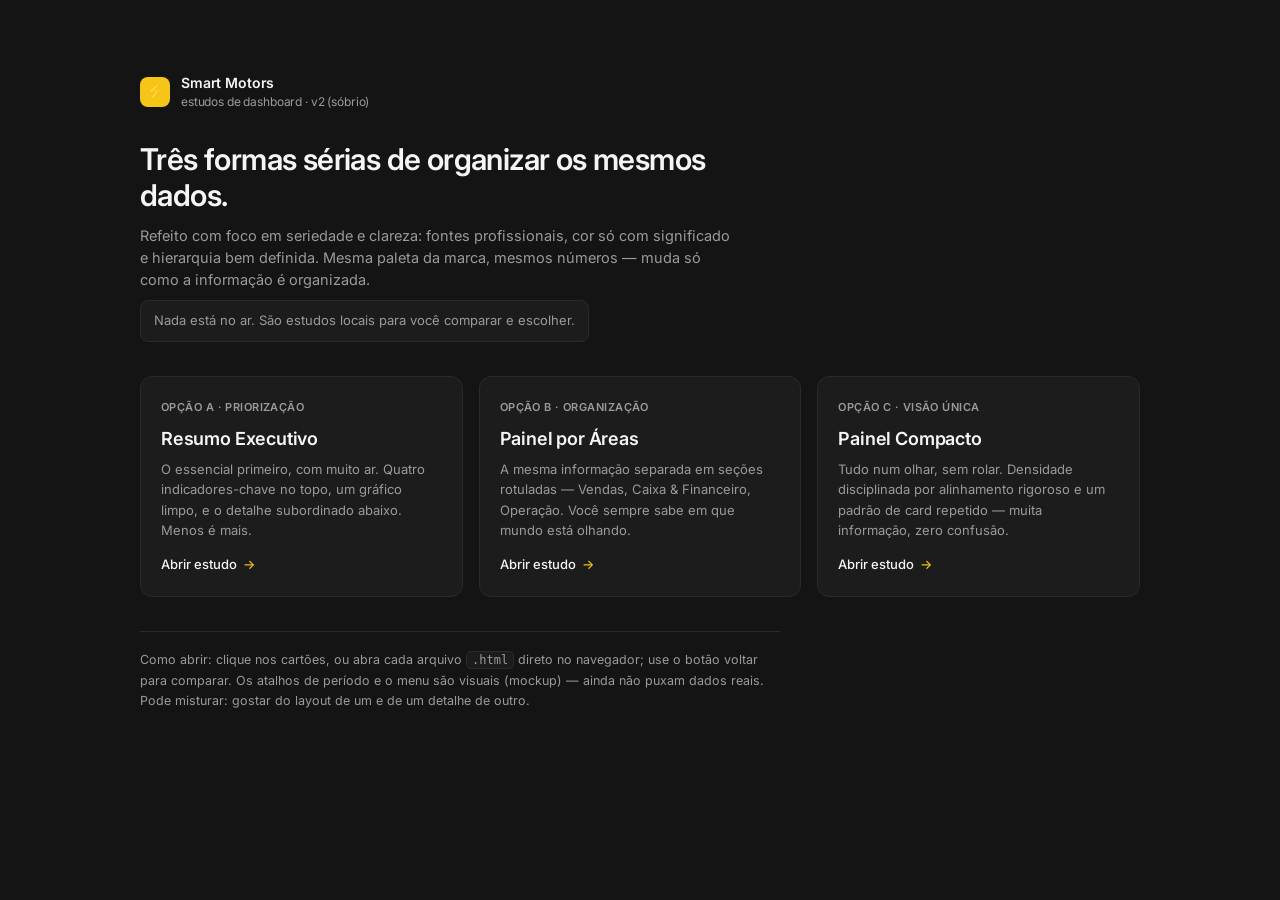
<file: design-mockups/index.html>
<!DOCTYPE html>
<html lang="pt-BR">
<head>
<meta charset="UTF-8">
<meta name="viewport" content="width=device-width, initial-scale=1.0">
<title>Smart Motors · Estudos de dashboard</title>
<link rel="preconnect" href="https://fonts.googleapis.com">
<link rel="preconnect" href="https://fonts.gstatic.com" crossorigin>
<link href="https://fonts.googleapis.com/css2?family=Inter:wght@400;500;600;700&display=swap" rel="stylesheet">
<style>
  :root{
    --bg:#141414; --surface:#1c1c1c; --surface2:#202020; --border:#2a2a2a;
    --text:#f5f5f5; --muted:#9a9a9a; --gold:#f5c518; --green:#3ecf8e;
  }
  *{box-sizing:border-box;margin:0;padding:0}
  body{
    background:var(--bg); color:var(--text);
    font-family:"Inter",-apple-system,BlinkMacSystemFont,"Segoe UI",Roboto,sans-serif;
    min-height:100vh; padding:clamp(28px,6vw,72px) clamp(20px,6vw,72px); line-height:1.5;
    -webkit-font-smoothing:antialiased;
  }
  .wrap{max-width:1000px;margin:0 auto}
  .brand{display:flex;align-items:center;gap:11px;margin-bottom:6px}
  .bolt{width:30px;height:30px;border-radius:8px;background:var(--gold);
    display:grid;place-items:center;color:#141414;font-size:17px;font-weight:700}
  .brand h1{font-size:14px;font-weight:600;letter-spacing:-.01em}
  .brand span{color:var(--muted);font-size:12px;display:block;font-weight:400}
  .lead{margin:30px 0 34px;max-width:600px}
  .lead h2{font-size:clamp(22px,3.2vw,30px);line-height:1.2;letter-spacing:-.02em;margin-bottom:12px;font-weight:600}
  .lead p{color:var(--muted);font-size:14.5px}
  .note{margin-top:10px;font-size:13px;color:var(--muted);background:var(--surface);
    border:1px solid var(--border);border-radius:8px;padding:10px 13px;display:inline-block}
  .grid{display:grid;grid-template-columns:repeat(auto-fit,minmax(270px,1fr));gap:16px;margin-top:6px}
  a.card{
    display:flex;flex-direction:column;text-decoration:none;color:inherit;
    background:var(--surface); border:1px solid var(--border); border-radius:12px;
    padding:22px 20px; transition:border-color .16s ease, background .16s ease;
  }
  a.card:hover{border-color:#3a3a3a;background:var(--surface2)}
  a.card:focus-visible{outline:2px solid var(--gold);outline-offset:2px}
  .klabel{font-size:11px;color:var(--muted);letter-spacing:.04em;text-transform:uppercase;margin-bottom:10px;font-weight:600}
  .card h3{font-size:18px;font-weight:600;letter-spacing:-.01em;margin-bottom:7px}
  .card p{color:var(--muted);font-size:13px;line-height:1.55;flex:1}
  .open{margin-top:15px;font-size:13px;color:var(--text);font-weight:500;display:flex;align-items:center;gap:6px}
  .open .arrow{color:var(--gold)}
  .foot{margin-top:34px;color:var(--muted);font-size:12.5px;border-top:1px solid var(--border);padding-top:18px;max-width:640px;line-height:1.6}
  code{background:var(--surface);border:1px solid var(--border);border-radius:5px;padding:1px 5px;font-size:12px}
</style>
</head>
<body>
<div class="wrap">
  <div class="brand">
    <div class="bolt">⚡</div>
    <div><h1>Smart Motors <span>estudos de dashboard · v2 (sóbrio)</span></h1></div>
  </div>

  <div class="lead">
    <h2>Três formas sérias de organizar os mesmos dados.</h2>
    <p>Refeito com foco em seriedade e clareza: fontes profissionais, cor só com significado e hierarquia bem definida. Mesma paleta da marca, mesmos números — muda só como a informação é organizada.</p>
    <div class="note">Nada está no ar. São estudos locais para você comparar e escolher.</div>
  </div>

  <div class="grid">
    <a class="card" href="./resumo-executivo.html">
      <div class="klabel">Opção A · Priorização</div>
      <h3>Resumo Executivo</h3>
      <p>O essencial primeiro, com muito ar. Quatro indicadores-chave no topo, um gráfico limpo, e o detalhe subordinado abaixo. Menos é mais.</p>
      <span class="open">Abrir estudo <span class="arrow">→</span></span>
    </a>
    <a class="card" href="./por-areas.html">
      <div class="klabel">Opção B · Organização</div>
      <h3>Painel por Áreas</h3>
      <p>A mesma informação separada em seções rotuladas — Vendas, Caixa &amp; Financeiro, Operação. Você sempre sabe em que mundo está olhando.</p>
      <span class="open">Abrir estudo <span class="arrow">→</span></span>
    </a>
    <a class="card" href="./compacto.html">
      <div class="klabel">Opção C · Visão única</div>
      <h3>Painel Compacto</h3>
      <p>Tudo num olhar, sem rolar. Densidade disciplinada por alinhamento rigoroso e um padrão de card repetido — muita informação, zero confusão.</p>
      <span class="open">Abrir estudo <span class="arrow">→</span></span>
    </a>
  </div>

  <p class="foot">Como abrir: clique nos cartões, ou abra cada arquivo <code>.html</code> direto no navegador; use o botão voltar para comparar. Os atalhos de período e o menu são visuais (mockup) — ainda não puxam dados reais. Pode misturar: gostar do layout de um e de um detalhe de outro.</p>
</div>
</body>
</html>
</file>
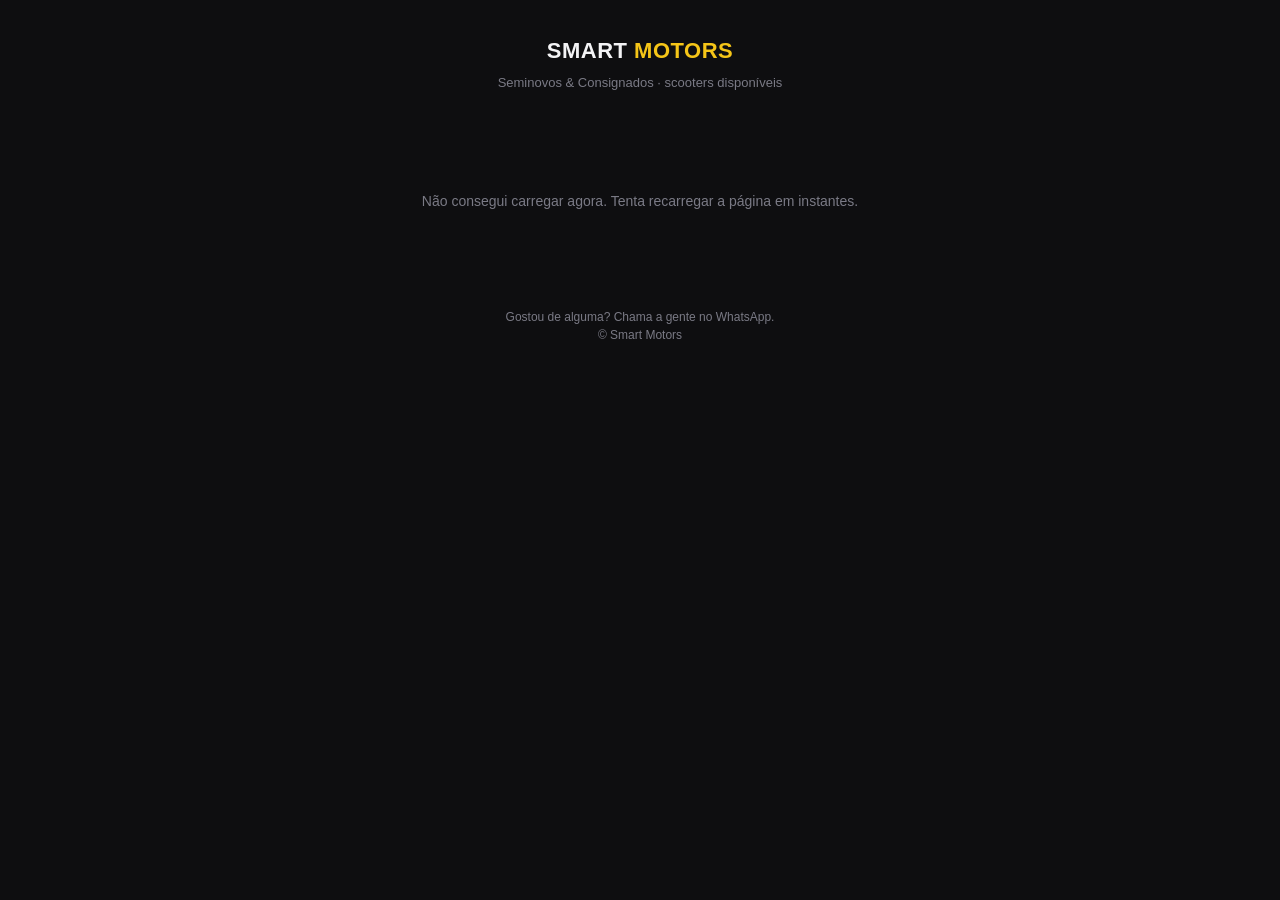
<file: consignados.html>
<!DOCTYPE html>
<html lang="pt-BR">
<head>
<meta charset="UTF-8">
<meta name="viewport" content="width=device-width, initial-scale=1.0">
<title>Smart Motors — Seminovos & Consignados</title>
<meta name="description" content="Scooters seminovas disponíveis na Smart Motors.">
<style>
  :root { --bg:#0e0e10; --bg2:#17171b; --bg3:#202027; --gold:#f5c518; --text:#f3f3f5; --text2:#b8b8c0; --text3:#7a7a85; --green:#2ec880; --border:#2a2a32; }
  * { margin:0; padding:0; box-sizing:border-box; }
  body { background:var(--bg); color:var(--text); font-family:-apple-system,BlinkMacSystemFont,'Segoe UI',Roboto,Helvetica,Arial,sans-serif; line-height:1.5; -webkit-font-smoothing:antialiased; }
  .wrap { max-width:900px; margin:0 auto; padding:0 16px 60px; }
  header { text-align:center; padding:34px 16px 24px; }
  .brand { font-size:22px; font-weight:800; letter-spacing:.5px; }
  .brand span { color:var(--gold); }
  .sub { color:var(--text3); font-size:13px; margin-top:6px; }
  .count { color:var(--text2); font-size:12px; margin-top:14px; }
  .grid { display:grid; grid-template-columns:repeat(auto-fill,minmax(260px,1fr)); gap:16px; margin-top:8px; }
  .card { background:var(--bg2); border:1px solid var(--border); border-radius:16px; overflow:hidden; display:flex; flex-direction:column; }
  .photo { width:100%; aspect-ratio:4/3; object-fit:cover; background:var(--bg3); display:block; }
  .photo.ph { display:flex; align-items:center; justify-content:center; color:var(--text3); font-size:40px; }
  .body { padding:14px 16px 16px; display:flex; flex-direction:column; gap:8px; flex:1; }
  .model { font-size:16px; font-weight:700; }
  .badge { display:inline-block; font-size:10px; font-weight:700; text-transform:uppercase; letter-spacing:.5px; color:var(--green); background:rgba(46,200,128,.14); padding:2px 8px; border-radius:20px; }
  .specs { display:flex; flex-wrap:wrap; gap:6px; margin-top:2px; }
  .spec { font-size:11px; color:var(--text2); background:var(--bg3); padding:3px 9px; border-radius:8px; }
  .price { font-size:20px; font-weight:800; color:var(--gold); margin-top:2px; }
  .price small { font-size:11px; color:var(--text3); font-weight:500; display:block; }
  .cta { margin-top:auto; text-align:center; background:var(--green); color:#06231a; font-weight:800; font-size:13px; text-decoration:none; padding:11px; border-radius:10px; }
  .cta:active { opacity:.85; }
  .empty, .loading { text-align:center; color:var(--text3); padding:60px 20px; font-size:14px; }
  footer { text-align:center; color:var(--text3); font-size:12px; margin-top:36px; }
  footer a { color:var(--text2); }
</style>
</head>
<body>
  <div class="wrap">
    <header>
      <div class="brand">SMART <span>MOTORS</span></div>
      <div class="sub">Seminovos & Consignados · scooters disponíveis</div>
      <div class="count" id="count"></div>
    </header>
    <div id="lista"><div class="loading">Carregando as motos disponíveis…</div></div>
    <footer>
      Gostou de alguma? Chama a gente no WhatsApp.<br>
      © Smart Motors
    </footer>
  </div>

<script>
  var API = 'https://sxmeuqlotjuchslevofv.supabase.co/functions/v1/consignados-publicos';
  var WHATS = '5521997507738';
  var fmt = function (v) { return v == null ? '' : 'R$ ' + Number(v).toLocaleString('pt-BR', { minimumFractionDigits: 0, maximumFractionDigits: 0 }); };
  var esc = function (s) { return (s == null ? '' : String(s)).replace(/[&<>"]/g, function (c) { return ({ '&': '&amp;', '<': '&lt;', '>': '&gt;', '"': '&quot;' })[c]; }); };

  function card(m) {
    var titulo = [m.modelo, m.cor].filter(Boolean).join(' ');
    var specs = [];
    if (m.fabricante) specs.push(m.fabricante);
    if (m.motor) specs.push(m.motor);
    if (m.ano) specs.push(m.ano);
    if (m.km != null) specs.push(m.km.toLocaleString('pt-BR') + ' km');
    if (m.estado) specs.push(m.estado === 'usada' ? 'Usada' : (m.estado === 'nova' ? 'Nova' : m.estado));
    var foto = m.foto
      ? '<img class="photo" src="' + esc(m.foto) + '" alt="' + esc(titulo) + '" loading="lazy">'
      : '<div class="photo ph">🛵</div>';
    var msg = encodeURIComponent('Olá! Tenho interesse na ' + titulo + (m.preco ? ' (' + fmt(m.preco) + ')' : '') + ' que vi no site.');
    return '<div class="card">' + foto +
      '<div class="body">' +
        '<span class="badge">Seminova</span>' +
        '<div class="model">' + esc(titulo || 'Scooter') + '</div>' +
        (specs.length ? '<div class="specs">' + specs.map(function (s) { return '<span class="spec">' + esc(s) + '</span>'; }).join('') + '</div>' : '') +
        (m.preco != null ? '<div class="price">' + fmt(m.preco) + '<small>à vista ou cartão</small></div>' : '') +
        '<a class="cta" target="_blank" rel="noopener" href="https://wa.me/' + WHATS + '?text=' + msg + '">Tenho interesse</a>' +
      '</div></div>';
  }

  fetch(API)
    .then(function (r) { return r.json(); })
    .then(function (d) {
      var itens = (d && d.itens) || [];
      var lista = document.getElementById('lista');
      var count = document.getElementById('count');
      if (!itens.length) {
        lista.innerHTML = '<div class="empty">No momento não temos scooters seminovas disponíveis.<br>Fala com a gente no WhatsApp que a gente te avisa quando chegar. 🛵</div>';
        return;
      }
      count.textContent = itens.length + (itens.length === 1 ? ' scooter disponível' : ' scooters disponíveis');
      lista.innerHTML = '<div class="grid">' + itens.map(card).join('') + '</div>';
    })
    .catch(function () {
      document.getElementById('lista').innerHTML = '<div class="empty">Não consegui carregar agora. Tenta recarregar a página em instantes.</div>';
    });
</script>
</body>
</html>
</file>
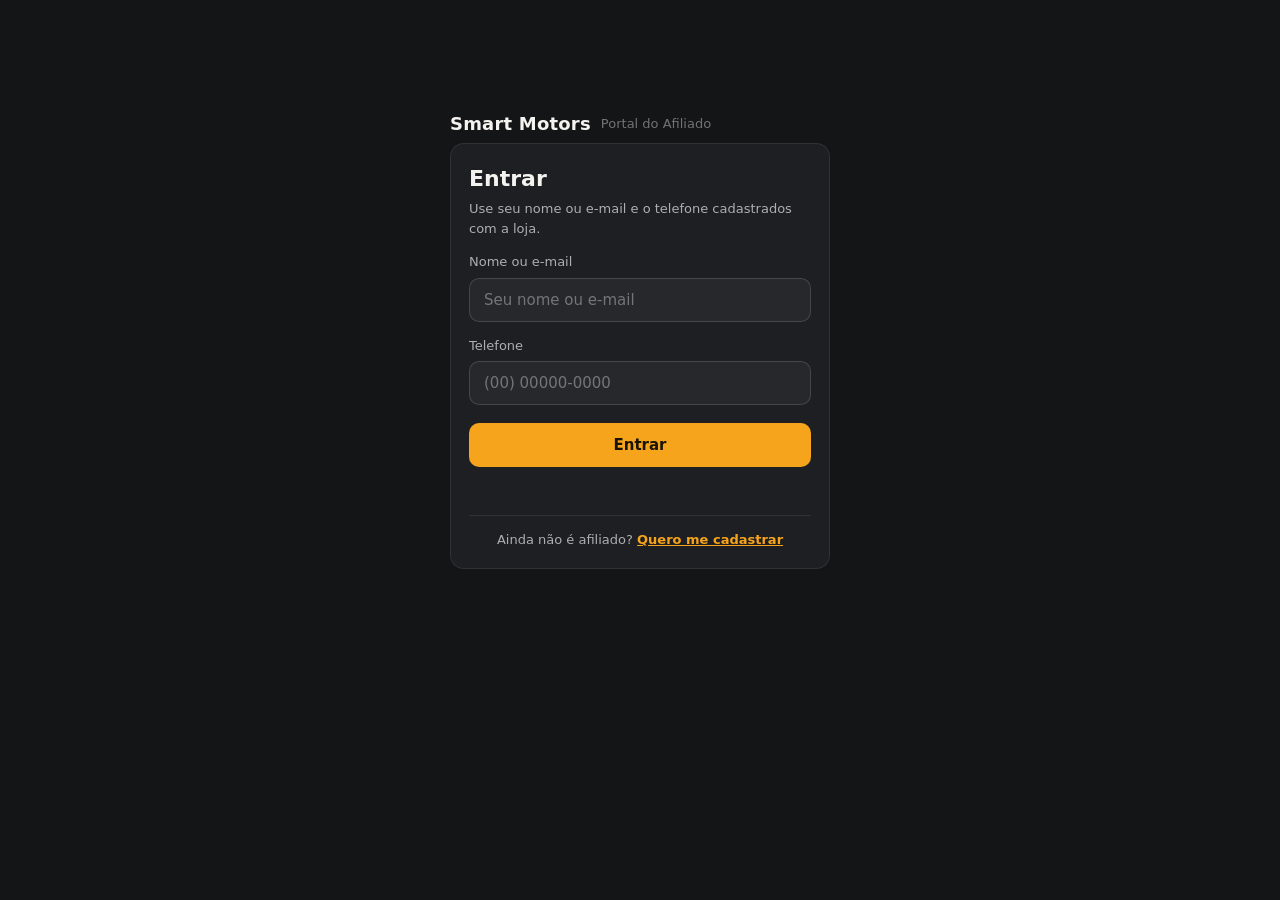
<file: portal.html>
<!DOCTYPE html>
<html lang="pt-BR">
<head>
<meta charset="UTF-8">
<meta name="viewport" content="width=device-width, initial-scale=1.0">
<meta name="robots" content="noindex,nofollow">
<!-- CSP (defesa em profundidade) — ver nota no index.html. -->
<meta http-equiv="Content-Security-Policy" content="default-src 'self'; base-uri 'self'; object-src 'none'; form-action 'self'; img-src 'self' data: https:; font-src 'self' https://fonts.gstatic.com data:; style-src 'self' 'unsafe-inline' https://fonts.googleapis.com; script-src 'self' 'unsafe-inline'; connect-src 'self' https://sxmeuqlotjuchslevofv.supabase.co">
<title>Portal do Afiliado — Smart Motors</title>
<link rel="preconnect" href="https://fonts.googleapis.com">
<link rel="preconnect" href="https://fonts.gstatic.com" crossorigin>
<link href="https://fonts.googleapis.com/css2?family=Manrope:wght@400;500;600;700;800&family=Sora:wght@600;700;800&display=swap" rel="stylesheet">
<style>
  :root{
    --bg:#141517; --surface:#1E1F22; --surface2:#26282C; --surface3:#2E3035;
    --border:rgba(255,255,255,0.08); --border2:rgba(255,255,255,0.14);
    --text:#F4F3EF; --text2:rgba(255,255,255,0.64); --text3:rgba(255,255,255,0.40);
    --gold:#F6A41C; --green:#35C281; --red:#EF6048;
    --r:14px; --r-sm:10px;
    --ui:'Manrope',system-ui,sans-serif; --display:'Sora',var(--ui);
  }
  *{box-sizing:border-box;}
  body{margin:0;background:var(--bg);color:var(--text);font-family:var(--ui);
    -webkit-font-smoothing:antialiased;line-height:1.5;}
  a{color:var(--gold);}
  .wrap{max-width:960px;margin:0 auto;padding:20px 16px 56px;}
  .brand{display:flex;align-items:center;gap:10px;padding:18px 0 6px;}
  .brand b{font-family:var(--display);font-size:18px;letter-spacing:.2px;}
  .brand span{color:var(--text3);font-size:13px;}
  .card{background:var(--surface);border:1px solid var(--border);border-radius:var(--r);}
  .pad{padding:18px;}
  h1{font-family:var(--display);font-size:22px;margin:0 0 4px;}
  h2{font-family:var(--display);font-size:15px;margin:0 0 12px;text-transform:uppercase;letter-spacing:.6px;color:var(--text2);}
  label{display:block;font-size:13px;color:var(--text2);margin:14px 0 6px;}
  input{width:100%;padding:12px 14px;background:var(--surface2);border:1px solid var(--border2);
    border-radius:var(--r-sm);color:var(--text);font-size:15px;font-family:var(--ui);}
  input:focus{outline:none;border-color:var(--gold);}
  .btn{display:inline-flex;align-items:center;justify-content:center;gap:8px;width:100%;
    margin-top:18px;padding:13px 16px;background:var(--gold);color:#1a1300;border:none;
    border-radius:var(--r-sm);font-weight:800;font-size:15px;font-family:var(--ui);cursor:pointer;}
  .btn:disabled{opacity:.55;cursor:default;}
  .btn-ghost{background:transparent;color:var(--text2);border:1px solid var(--border2);width:auto;margin:0;
    padding:8px 14px;font-size:13px;font-weight:600;}
  .msg{margin-top:14px;font-size:13px;min-height:18px;}
  .msg.err{color:var(--red);} .msg.ok{color:var(--green);}
  /* login */
  #login{max-width:380px;margin:8vh auto 0;}
  /* dashboard */
  .topbar{display:flex;align-items:center;justify-content:space-between;gap:12px;flex-wrap:wrap;margin:6px 0 18px;}
  .hello{font-family:var(--display);font-size:20px;}
  .cards{display:grid;grid-template-columns:repeat(auto-fit,minmax(150px,1fr));gap:12px;margin-bottom:20px;}
  .kpi{background:var(--surface);border:1px solid var(--border);border-radius:var(--r);padding:16px;}
  .kpi .lbl{font-size:11px;text-transform:uppercase;letter-spacing:.6px;color:var(--text3);}
  .kpi .val{font-family:var(--display);font-size:22px;font-weight:800;margin-top:6px;}
  .kpi.green .val{color:var(--green);} .kpi.gold .val{color:var(--gold);}
  .box{background:var(--surface);border:1px solid var(--border);border-radius:var(--r);padding:16px;margin-bottom:20px;}
  .box .how{font-size:13px;color:var(--text2);}
  table{width:100%;border-collapse:collapse;font-size:14px;}
  th{text-align:left;font-size:11px;text-transform:uppercase;letter-spacing:.6px;color:var(--text3);
    padding:10px 12px;border-bottom:1px solid var(--border);font-weight:600;}
  td{padding:11px 12px;border-bottom:1px solid var(--border);}
  .num{text-align:right;font-variant-numeric:tabular-nums;}
  /* vitrine — cards expansíveis por modelo */
  .vcard{border-bottom:1px solid var(--border);}
  .vcard:last-child{border-bottom:none;}
  .vhead{display:flex;align-items:center;justify-content:space-between;gap:10px;width:100%;
    padding:14px;background:none;border:none;color:var(--text);font-family:var(--ui);cursor:pointer;text-align:left;}
  .vhead .nome{font-weight:700;font-size:15px;}
  .vhead .vleft{display:flex;align-items:center;gap:12px;min-width:0;}
  .vhead .vcapa{width:52px;height:52px;object-fit:cover;border-radius:10px;flex-shrink:0;background:var(--surface3);}
  .vhead .vcapa-ph{display:inline-flex;align-items:center;justify-content:center;font-size:26px;opacity:.5;}
  .vhead .chev{color:var(--text3);font-size:11px;transition:transform .15s;}
  .vcard.open .chev{transform:rotate(180deg);}
  .vprecos{display:grid;grid-template-columns:1fr 1fr;gap:8px;padding:0 14px 14px;}
  .pbox{background:var(--surface2);border:1px solid var(--border);border-radius:var(--r-sm);padding:10px 12px;}
  .pbox .lbl{font-size:11px;text-transform:uppercase;letter-spacing:.5px;color:var(--text3);}
  .pbox .val{font-family:var(--display);font-weight:800;font-size:16px;margin-top:2px;}
  .pbox .com{font-size:12px;color:var(--text2);margin-top:2px;}
  .pbox .com b{color:var(--green);}
  .pbox.star{border-color:rgba(246,164,28,.45);}
  .pbox.star .val{color:var(--gold);}
  .vbody{padding:0 14px 16px;display:none;}
  .vcard.open .vbody{display:block;}
  .blk{background:var(--surface2);border:1px solid var(--border);border-radius:var(--r-sm);padding:12px;margin-top:10px;}
  .blk h3{margin:0 0 8px;font-size:12px;text-transform:uppercase;letter-spacing:.6px;color:var(--text2);
    display:flex;align-items:center;justify-content:space-between;gap:8px;}
  .blk pre{margin:0;white-space:pre-wrap;word-break:break-word;font-family:var(--ui);font-size:14px;color:var(--text);line-height:1.55;}
  .copy{background:transparent;border:1px solid var(--border2);color:var(--gold);border-radius:8px;
    padding:5px 10px;font-size:12px;font-weight:700;font-family:var(--ui);cursor:pointer;white-space:nowrap;}
  .copy.ok{color:var(--green);border-color:rgba(53,194,129,.4);}
  .matgrid{display:grid;grid-template-columns:repeat(auto-fill,minmax(96px,1fr));gap:8px;margin-top:4px;}
  .thumb{position:relative;border-radius:8px;overflow:hidden;border:1px solid var(--border);background:var(--surface3);}
  .thumb img{width:100%;height:96px;object-fit:cover;display:block;}
  .thumb a.dl{position:absolute;right:6px;bottom:6px;background:rgba(0,0,0,.65);color:#fff;border-radius:6px;
    padding:2px 7px;font-size:11px;font-weight:700;text-decoration:none;}
  .filerow{display:flex;align-items:center;justify-content:space-between;gap:8px;padding:8px 0;border-bottom:1px solid var(--border);font-size:13px;}
  .filerow:last-child{border-bottom:none;}
  .filerow .fn{overflow:hidden;text-overflow:ellipsis;white-space:nowrap;}
  .filerow a{font-weight:700;font-size:12px;white-space:nowrap;}
  details.indisp summary{padding:13px 14px;cursor:pointer;color:var(--text3);font-size:13px;font-weight:600;list-style:none;border-top:1px solid var(--border);}
  details.indisp summary::-webkit-details-marker{display:none;}
  details.indisp[open] summary{border-bottom:1px solid var(--border);}
  .sel{font-size:12px;font-weight:700;padding:3px 10px;border-radius:20px;white-space:nowrap;}
  .sel.on{color:var(--green);background:rgba(53,194,129,.12);}
  .sel.off{color:var(--text3);background:rgba(255,255,255,.05);}
  .pill{font-size:11px;font-weight:700;padding:2px 8px;border-radius:6px;}
  .pill.ent{color:var(--green);background:rgba(53,194,129,.12);}
  .pill.aguard{color:var(--gold);background:rgba(246,164,28,.12);}
  .muted{color:var(--text3);text-align:center;padding:20px;}
  .scroll{overflow-x:auto;}
  .hidden{display:none;}
  @media(max-width:520px){ td,th{padding:9px 8px;} h1{font-size:20px;} .vprecos{grid-template-columns:1fr;} }
</style>
</head>
<body>
<div class="wrap">

  <!-- ───────────── LOGIN ───────────── -->
  <div id="login">
    <div class="brand"><b>Smart Motors</b><span>Portal do Afiliado</span></div>
    <div class="card pad">
      <h1>Entrar</h1>
      <div style="color:var(--text2);font-size:13px;">Use seu nome ou e-mail e o telefone cadastrados com a loja.</div>
      <label for="in-nome">Nome ou e-mail</label>
      <input id="in-nome" type="text" autocomplete="username" placeholder="Seu nome ou e-mail">
      <label for="in-tel">Telefone</label>
      <input id="in-tel" type="tel" inputmode="tel" autocomplete="tel" placeholder="(00) 00000-0000">
      <button class="btn" id="btn-login">Entrar</button>
      <div class="msg" id="login-msg"></div>
      <div style="margin-top:16px;padding-top:14px;border-top:1px solid var(--border);font-size:13px;color:var(--text2);text-align:center;">
        Ainda não é afiliado? <a href="#" id="link-cadastro" style="font-weight:700;">Quero me cadastrar</a>
      </div>
    </div>
  </div>

  <!-- ───────────── CADASTRO (auto-cadastro da campanha) ───────────── -->
  <div id="cadastro" class="hidden">
    <div class="brand"><b>Smart Motors</b><span>Portal do Afiliado</span></div>
    <div class="card pad" style="max-width:480px;margin:0 auto;">
      <h1>Seja um afiliado</h1>
      <div style="color:var(--text2);font-size:13px;">Preencha seus dados pra começar a revender os produtos da Smart Motors. A loja analisa e libera seu acesso.</div>

      <label for="in-c-nome">Nome completo *</label>
      <input id="in-c-nome" type="text" autocomplete="name" placeholder="Seu nome completo">
      <label for="in-c-tel">WhatsApp *</label>
      <input id="in-c-tel" type="tel" inputmode="tel" autocomplete="tel" placeholder="(00) 00000-0000">
      <label for="in-c-email">E-mail *</label>
      <input id="in-c-email" type="email" autocomplete="email" placeholder="voce@email.com">
      <label for="in-c-cpf">CPF</label>
      <input id="in-c-cpf" type="text" inputmode="numeric" placeholder="000.000.000-00">
      <div style="display:grid;grid-template-columns:1fr 88px;gap:10px;">
        <div><label for="in-c-cidade">Cidade</label><input id="in-c-cidade" type="text" placeholder="Sua cidade"></div>
        <div><label for="in-c-uf">UF</label><input id="in-c-uf" type="text" maxlength="2" placeholder="RJ" style="text-transform:uppercase;"></div>
      </div>
      <label for="in-c-pix">Chave PIX (pra receber comissão)</label>
      <input id="in-c-pix" type="text" placeholder="CPF, telefone, e-mail ou chave aleatória">
      <label for="in-c-insta">Instagram ou como pretende divulgar</label>
      <input id="in-c-insta" type="text" placeholder="@seuperfil, grupos de WhatsApp, loja física...">

      <label style="margin-top:18px;">Termo de uso</label>
      <div id="c-termo-box" style="max-height:150px;overflow-y:auto;background:var(--surface2);border:1px solid var(--border2);border-radius:var(--r-sm);padding:12px 14px;font-size:12.5px;color:var(--text2);line-height:1.55;white-space:pre-wrap;"></div>
      <label style="display:flex;gap:10px;align-items:flex-start;margin-top:12px;cursor:pointer;color:var(--text);font-size:13px;">
        <input id="in-c-termo" type="checkbox" style="width:auto;margin-top:2px;flex:0 0 auto;">
        <span>Li e concordo com o termo de uso do programa de afiliados.</span>
      </label>

      <button class="btn" id="btn-cadastro">Enviar cadastro</button>
      <div class="msg" id="cad-msg"></div>
      <div style="margin-top:14px;text-align:center;font-size:13px;color:var(--text2);">
        Já tem cadastro? <a href="#" id="link-voltar-login" style="font-weight:700;">Entrar</a>
      </div>
    </div>
  </div>

  <!-- ───────────── DASHBOARD ───────────── -->
  <div id="dash" class="hidden">
    <div class="brand"><b>Smart Motors</b><span>Portal do Afiliado</span></div>
    <div class="topbar">
      <div class="hello" id="hello">Olá</div>
      <button class="btn btn-ghost" id="btn-logout">Sair</button>
    </div>

    <div class="cards" id="kpis"></div>

    <div class="box">
      <h2>Como funciona sua comissão</h2>
      <div class="how" id="how"></div>
    </div>

    <h2 style="margin-left:2px;">Vitrine de modelos</h2>
    <div class="card" id="vitrine" style="margin-bottom:24px;"></div>

    <div id="gerais" class="hidden" style="margin-bottom:24px;"></div>

    <h2 style="margin-left:2px;">Meus pedidos</h2>
    <div class="card scroll" id="pedidos"></div>

    <div class="msg" id="dash-msg"></div>
  </div>

</div>

<script>
  // Endpoint da Edge Function (nenhuma chave Supabase mora aqui — só a URL pública).
  const API = 'https://sxmeuqlotjuchslevofv.supabase.co/functions/v1/portal-afiliado';
  const LS_TOKEN = 'sm_portal_token';
  const LS_NOME  = 'sm_portal_nome';

  const $ = (id) => document.getElementById(id);
  const esc = (s) => String(s == null ? '' : s).replace(/[&<>"]/g, (c) => ({'&':'&amp;','<':'&lt;','>':'&gt;','"':'&quot;'}[c]));
  const money = (v) => 'R$ ' + (Number(v) || 0).toLocaleString('pt-BR', { minimumFractionDigits: 2, maximumFractionDigits: 2 });
  const fmtData = (iso) => { if (!iso) return '—'; const d = new Date(iso); return isNaN(d) ? '—' : d.toLocaleDateString('pt-BR'); };

  function show(view) {
    $('login').classList.toggle('hidden', view !== 'login');
    $('cadastro').classList.toggle('hidden', view !== 'cadastro');
    $('dash').classList.toggle('hidden', view !== 'dash');
  }

  // Termo de uso do programa (rascunho — a loja pode ajustar o texto).
  const TERMO_TEXTO =
`TERMO DE USO — PROGRAMA DE AFILIADOS SMART MOTORS

1. Esta é uma relação de parceria comercial para revenda/indicação de produtos da Smart Motors. Não gera vínculo empregatício, societário nem exclusividade.

2. O afiliado se compromete a respeitar o preço mínimo informado para cada produto e a não prometer condições, descontos ou prazos que a loja não tenha autorizado.

3. A comissão é devida por venda efetivamente concluída, entregue e paga, conforme a tabela vigente. Vendas canceladas, estornadas ou não pagas não geram comissão.

4. O uso do nome, da marca, das imagens e dos materiais da Smart Motors é permitido apenas para divulgar os produtos da loja, sem alterar os preços oficiais nem criar comunicações enganosas.

5. O afiliado é responsável pela veracidade dos dados informados neste cadastro e por manter sigilo sobre informações internas que receber.

6. Os dados fornecidos serão usados apenas para a gestão do programa de afiliados e o pagamento de comissões, conforme a LGPD.

7. A loja pode aprovar, recusar ou encerrar a participação de um afiliado a qualquer momento, sem gerar qualquer obrigação além do pagamento de comissões já devidas.

Ao marcar a caixa de aceite, você declara que leu e concorda com este termo.`;

  // ── Login ──
  async function fazerLogin() {
    const nome = $('in-nome').value.trim();
    const tel  = $('in-tel').value.trim();
    const msg  = $('login-msg');
    msg.className = 'msg';
    msg.textContent = '';
    if (!nome || !tel) { msg.className = 'msg err'; msg.textContent = 'Preencha nome e telefone.'; return; }
    $('btn-login').disabled = true;
    $('btn-login').textContent = 'Entrando...';
    try {
      const r = await fetch(API + '?acao=login', {
        method: 'POST',
        headers: { 'content-type': 'application/json' },
        body: JSON.stringify({ identificador: nome, telefone: tel }),
      });
      const data = await r.json().catch(() => ({}));
      if (!r.ok || !data.token) { msg.className = 'msg err'; msg.textContent = data.error || 'Não foi possível entrar.'; return; }
      localStorage.setItem(LS_TOKEN, data.token);
      localStorage.setItem(LS_NOME, (data.afiliado && data.afiliado.nome) || nome);
      await carregarDashboard();
    } catch (e) {
      msg.className = 'msg err'; msg.textContent = 'Falha de conexão. Tente de novo.';
    } finally {
      $('btn-login').disabled = false;
      $('btn-login').textContent = 'Entrar';
    }
  }

  function logout() {
    localStorage.removeItem(LS_TOKEN);
    localStorage.removeItem(LS_NOME);
    show('login');
  }

  // ── Cadastro (campanha) ──
  function irParaCadastro() {
    $('c-termo-box').textContent = TERMO_TEXTO;
    $('cad-msg').textContent = '';
    show('cadastro');
    window.scrollTo(0, 0);
  }

  async function fazerCadastro() {
    const msg = $('cad-msg');
    msg.className = 'msg'; msg.textContent = '';
    const payload = {
      nome: $('in-c-nome').value.trim(),
      telefone: $('in-c-tel').value.trim(),
      email: $('in-c-email').value.trim(),
      documento: $('in-c-cpf').value.trim(),
      cidade: $('in-c-cidade').value.trim(),
      uf: $('in-c-uf').value.trim(),
      chavePix: $('in-c-pix').value.trim(),
      instagram: $('in-c-insta').value.trim(),
      termoAceito: $('in-c-termo').checked,
    };
    // Validação amigável no cliente (o servidor revalida tudo).
    if (payload.nome.length < 3) { msg.className = 'msg err'; msg.textContent = 'Informe seu nome completo.'; return; }
    if (payload.telefone.replace(/\D/g, '').length < 10) { msg.className = 'msg err'; msg.textContent = 'Informe um WhatsApp válido com DDD.'; return; }
    if (!/^[^@\s]+@[^@\s]+\.[^@\s]+$/.test(payload.email)) { msg.className = 'msg err'; msg.textContent = 'Informe um e-mail válido.'; return; }
    if (!payload.termoAceito) { msg.className = 'msg err'; msg.textContent = 'É preciso aceitar o termo de uso pra continuar.'; return; }

    $('btn-cadastro').disabled = true;
    $('btn-cadastro').textContent = 'Enviando...';
    try {
      const r = await fetch(API + '?acao=cadastro', {
        method: 'POST',
        headers: { 'content-type': 'application/json' },
        body: JSON.stringify(payload),
      });
      const data = await r.json().catch(() => ({}));
      if (!r.ok || !data.ok) { msg.className = 'msg err'; msg.textContent = data.error || 'Não foi possível enviar. Tente de novo.'; return; }
      // Sucesso: mostra a confirmação no card e limpa o formulário.
      $('cadastro').querySelector('.card').innerHTML =
        `<h1>Cadastro enviado! ✅</h1>`
        + `<div style="color:var(--text2);font-size:14px;line-height:1.6;margin-top:8px;">Recebemos seus dados. A loja vai analisar e liberar seu acesso ao portal. Assim que aprovado, você entra com <b>nome ou e-mail + telefone</b> aqui mesmo.</div>`
        + `<button class="btn" id="btn-ok-cad">Voltar ao início</button>`;
      $('btn-ok-cad').addEventListener('click', () => location.reload());
    } catch (e) {
      msg.className = 'msg err'; msg.textContent = 'Falha de conexão. Tente de novo.';
    } finally {
      const b = $('btn-cadastro');
      if (b) { b.disabled = false; b.textContent = 'Enviar cadastro'; }
    }
  }

  // ── Dashboard ──
  async function carregarDashboard() {
    const token = localStorage.getItem(LS_TOKEN);
    if (!token) { show('login'); return; }
    show('dash');
    $('hello').textContent = 'Olá, ' + (localStorage.getItem(LS_NOME) || 'afiliado');
    $('dash-msg').className = 'msg';
    $('dash-msg').textContent = 'Carregando...';
    try {
      const r = await fetch(API + '?acao=dados', { headers: { authorization: 'Bearer ' + token } });
      if (r.status === 401) { logout(); return; }
      const data = await r.json().catch(() => ({}));
      if (!r.ok) { $('dash-msg').className = 'msg err'; $('dash-msg').textContent = data.error || 'Erro ao carregar.'; return; }
      $('dash-msg').textContent = '';
      render(data);
    } catch (e) {
      $('dash-msg').className = 'msg err'; $('dash-msg').textContent = 'Falha de conexão.';
    }
  }

  let VITRINE = [];
  let ESCALA = {};

  function render(data) {
    const t = data.totais || {};
    // "Já recebida" = comissão de vendas entregues que já foi paga; "A receber" = entregue
    // ainda não paga; "Aguardando entrega" = vendas não entregues (a comissão só libera na entrega).
    const paga = t.comissaoPaga != null ? t.comissaoPaga : 0;
    const aReceber = t.comissaoAReceber != null ? t.comissaoAReceber : (t.comissaoLiberada || 0);
    $('kpis').innerHTML =
        kpi('Total vendido', money(t.totalVendido), '')
      + kpi('Comissão já recebida', money(paga), 'green')
      + kpi('A receber', money(aReceber), 'gold')
      + kpi('Aguardando entrega', money(t.comissaoPendente), '');

    VITRINE = data.vitrine || [];
    ESCALA = data.escala || {};
    const how = VITRINE[0] && VITRINE[0].comissaoBaseTexto ? VITRINE[0].comissaoBaseTexto : 'Comissão base ao vender no preço mínimo, com adicional por faixa acima dele.';
    $('how').innerHTML = esc(how) + '. <span style="color:var(--text3);">Quanto melhor o preço acima do mínimo, maior sua comissão.</span>';

    renderVitrine();
    renderGerais(data.gerais || {});

    const peds = data.pedidos || [];
    $('pedidos').innerHTML = peds.length
      ? `<table><thead><tr><th>Nº</th><th>Data</th><th>Cliente</th><th class="num">Valor</th><th>Status</th><th class="num">Comissão</th></tr></thead><tbody>`
        + peds.map((p) => {
            const ent = p.status === 'entregue';
            const pill = ent ? '<span class="pill ent">Entregue</span>' : '<span class="pill aguard">Aguardando</span>';
            return `<tr><td>#${esc(p.numero != null ? p.numero : '?')}</td><td>${esc(fmtData(p.data))}</td>`
              + `<td>${esc(p.cliente || '—')}</td><td class="num">${money(p.valorTotal)}</td>`
              + `<td>${pill}</td><td class="num">${money(p.comissao)}</td></tr>`;
          }).join('')
        + `</tbody></table>`
      : '<div class="muted">Você ainda não tem pedidos.</div>';
  }

  function kpi(lbl, val, cls) {
    return `<div class="kpi ${cls}"><div class="lbl">${esc(lbl)}</div><div class="val">${esc(val)}</div></div>`;
  }

  // ── Vitrine: cards expansíveis (disponíveis abertos; indisponíveis recolhidos) ──
  function renderVitrine() {
    const el = $('vitrine');
    if (!VITRINE.length) { el.innerHTML = '<div class="muted">Nenhum modelo disponível no momento.</div>'; return; }
    const disp = [], indisp = [];
    VITRINE.forEach((v, i) => (v.disponivel ? disp : indisp).push(cardHTML(v, i)));
    let h = disp.join('') || '<div class="muted">Nenhum modelo disponível no momento.</div>';
    if (indisp.length) {
      h += `<details class="indisp"><summary>⛔ Ver modelos indisponíveis (${indisp.length}) ▾</summary>${indisp.join('')}</details>`;
    }
    el.innerHTML = h;
  }

  function cardHTML(v, i) {
    const on = !!v.disponivel;
    const pmin = v.precoMinimo != null
      ? `<div class="pbox"><div class="lbl">Preço mínimo</div><div class="val">${money(v.precoMinimo)}</div>`
        + (v.comissaoMinimo != null ? `<div class="com">comissão ${money(v.comissaoMinimo)}</div>` : '') + `</div>`
      : `<div class="pbox"><div class="lbl">Preço mínimo</div><div class="val" style="font-size:13px;color:var(--text3);">a definir</div></div>`;
    const isMax = v.comissaoSugerido != null && ESCALA.teto != null && v.comissaoSugerido >= ESCALA.teto;
    const psug = v.precoSugerido != null
      ? `<div class="pbox star"><div class="lbl">⭐ Preço sugerido</div><div class="val">${money(v.precoSugerido)}</div>`
        + (v.comissaoSugerido != null ? `<div class="com">sua comissão <b>${money(v.comissaoSugerido)}</b>${isMax ? ' (máx)' : ''}</div>` : '') + `</div>`
      : '';
    return `<div class="vcard" id="vcard-${i}">
      <button class="vhead" onclick="toggleCard(${i})">
        <span class="vleft">
          ${v.fotoCapa ? `<img class="vcapa" src="${esc(v.fotoCapa)}" alt="" loading="lazy">` : `<span class="vcapa vcapa-ph" aria-hidden="true">🛵</span>`}
          <span class="nome">${esc(v.modelo)}</span>
        </span>
        <span style="display:flex;align-items:center;gap:10px;">
          <span class="sel ${on ? 'on' : 'off'}">${on ? '🟢 Disponível' : '⛔ Indisponível'}</span>
          <span class="chev">▼</span>
        </span>
      </button>
      <div class="vprecos">${pmin}${psug}</div>
      <div class="vbody" id="vbody-${i}"></div>
    </div>`;
  }

  function toggleCard(i) {
    const card = $('vcard-' + i);
    if (card.classList.toggle('open')) fillBody(i);
  }

  function fillBody(i) {
    const v = VITRINE[i];
    const body = $('vbody-' + i);
    if (!body || body.dataset.filled) return;
    body.dataset.filled = '1';
    const temMats = (v.qtdImagens || 0) + (v.qtdArquivos || 0) > 0;
    const parts = [];
    if (v.fichaTecnica) parts.push(blkTexto('Ficha técnica', v.fichaTecnica, i, 'fichaTecnica'));
    if (v.condicoesPagamento) parts.push(blkTexto('Formas de pagamento', v.condicoesPagamento, i, 'condicoesPagamento'));
    if (temMats) parts.push(`<div class="blk" id="mats-${i}"><h3>Imagens & materiais</h3><div style="color:var(--text3);font-size:13px;">Carregando materiais...</div></div>`);
    body.innerHTML = parts.length ? parts.join('')
      : '<div class="blk" style="color:var(--text3);font-size:13px;">Ficha técnica e materiais deste modelo em breve.</div>';
    if (temMats) carregarMateriais('mats-' + i, 'modelo=' + encodeURIComponent(v.id));
  }

  function blkTexto(titulo, texto, i, campo) {
    return `<div class="blk"><h3>${esc(titulo)}<button class="copy" onclick="copiarCampo(${i},'${campo}',this)">📋 Copiar</button></h3><pre>${esc(texto)}</pre></div>`;
  }

  // ── Copiar (clipboard + fallback pra contexto não-seguro) ──
  function copiarCampo(i, campo, btn) { copiarTexto(String((VITRINE[i] || {})[campo] || ''), btn); }
  function copiarTexto(t, btn) {
    const ok = () => {
      btn.classList.add('ok'); const orig = btn.textContent; btn.textContent = '✓ Copiado';
      setTimeout(() => { btn.classList.remove('ok'); btn.textContent = orig; }, 1600);
    };
    if (navigator.clipboard && navigator.clipboard.writeText) {
      navigator.clipboard.writeText(t).then(ok).catch(() => _copiarFallback(t, ok));
    } else _copiarFallback(t, ok);
  }
  function _copiarFallback(t, ok) {
    const ta = document.createElement('textarea');
    ta.value = t; ta.style.position = 'fixed'; ta.style.opacity = '0';
    document.body.appendChild(ta); ta.select();
    try { document.execCommand('copy'); ok(); } catch (e) { alert('Copie manualmente:\n\n' + t); }
    ta.remove();
  }

  // ── Materiais (imagens/arquivos) — signed URLs sob demanda via Edge Function ──
  async function carregarMateriais(boxId, qs) {
    const box = $(boxId);
    if (!box) return;
    const token = localStorage.getItem(LS_TOKEN);
    try {
      const r = await fetch(API + '?acao=materiais&' + qs, { headers: { authorization: 'Bearer ' + token } });
      if (r.status === 401) { logout(); return; }
      const data = await r.json().catch(() => ({}));
      if (!r.ok) throw new Error(data.error || 'erro');
      box.innerHTML = matsHTML(data.materiais || [], box.querySelector('h3') ? box.querySelector('h3').textContent : 'Imagens & materiais');
    } catch (e) {
      box.innerHTML = '<h3>Imagens & materiais</h3><div style="color:var(--red);font-size:13px;">Falha ao carregar materiais. Recarregue a página.</div>';
    }
  }

  // Link de download: força o attachment. Signed URL já tem "?token=" → usa "&";
  // URL pública (fotos do cadastro) não tem query → usa "?". Sem isso o "&download="
  // vira path inválido e o download quebra pras fotos públicas.
  function dlUrl(u) { return u + (String(u).indexOf('?') < 0 ? '?' : '&') + 'download='; }

  function matsHTML(mats, titulo) {
    const imgs = mats.filter((m) => m.tipo === 'imagem');
    const files = mats.filter((m) => m.tipo !== 'imagem');
    let h = '<h3>' + esc(titulo) + '</h3>';
    if (imgs.length) {
      h += '<div class="matgrid">' + imgs.map((m) =>
        `<div class="thumb"><a href="${esc(m.url)}" target="_blank" rel="noopener"><img src="${esc(m.url)}" alt="${esc(m.titulo || m.nome || 'imagem')}" loading="lazy"></a>`
        + `<a class="dl" href="${esc(dlUrl(m.url))}" target="_blank" rel="noopener">⬇ Baixar</a></div>`).join('') + '</div>';
    }
    if (files.length) {
      h += files.map((m) =>
        `<div class="filerow"><span class="fn">📄 ${esc(m.titulo || m.nome || 'arquivo')}</span>`
        + `<span><a href="${esc(m.url)}" target="_blank" rel="noopener">Abrir</a> · <a href="${esc(dlUrl(m.url))}" target="_blank" rel="noopener">Baixar</a></span></div>`).join('');
    }
    if (!mats.length) h += '<div style="color:var(--text3);font-size:13px;">Nenhum material ainda.</div>';
    return h;
  }

  // ── Materiais gerais da loja (logo, institucional etc.) ──
  function renderGerais(g) {
    const tot = (g.qtdImagens || 0) + (g.qtdArquivos || 0);
    const box = $('gerais');
    if (!tot) { box.classList.add('hidden'); box.innerHTML = ''; return; }
    box.classList.remove('hidden');
    box.innerHTML = '<div class="blk" id="mats-geral" style="margin-top:0;"><h3>Materiais da loja</h3><div style="color:var(--text3);font-size:13px;">Carregando materiais...</div></div>';
    carregarMateriais('mats-geral', 'geral=1');
  }

  // ── Eventos ──
  $('btn-login').addEventListener('click', fazerLogin);
  $('in-tel').addEventListener('keydown', (e) => { if (e.key === 'Enter') fazerLogin(); });
  $('btn-logout').addEventListener('click', logout);
  $('link-cadastro').addEventListener('click', (e) => { e.preventDefault(); irParaCadastro(); });
  $('link-voltar-login').addEventListener('click', (e) => { e.preventDefault(); show('login'); window.scrollTo(0, 0); });
  $('btn-cadastro').addEventListener('click', fazerCadastro);

  // Auto-login se já houver token salvo.
  if (localStorage.getItem(LS_TOKEN)) carregarDashboard(); else show('login');
</script>
</body>
</html>
</file>
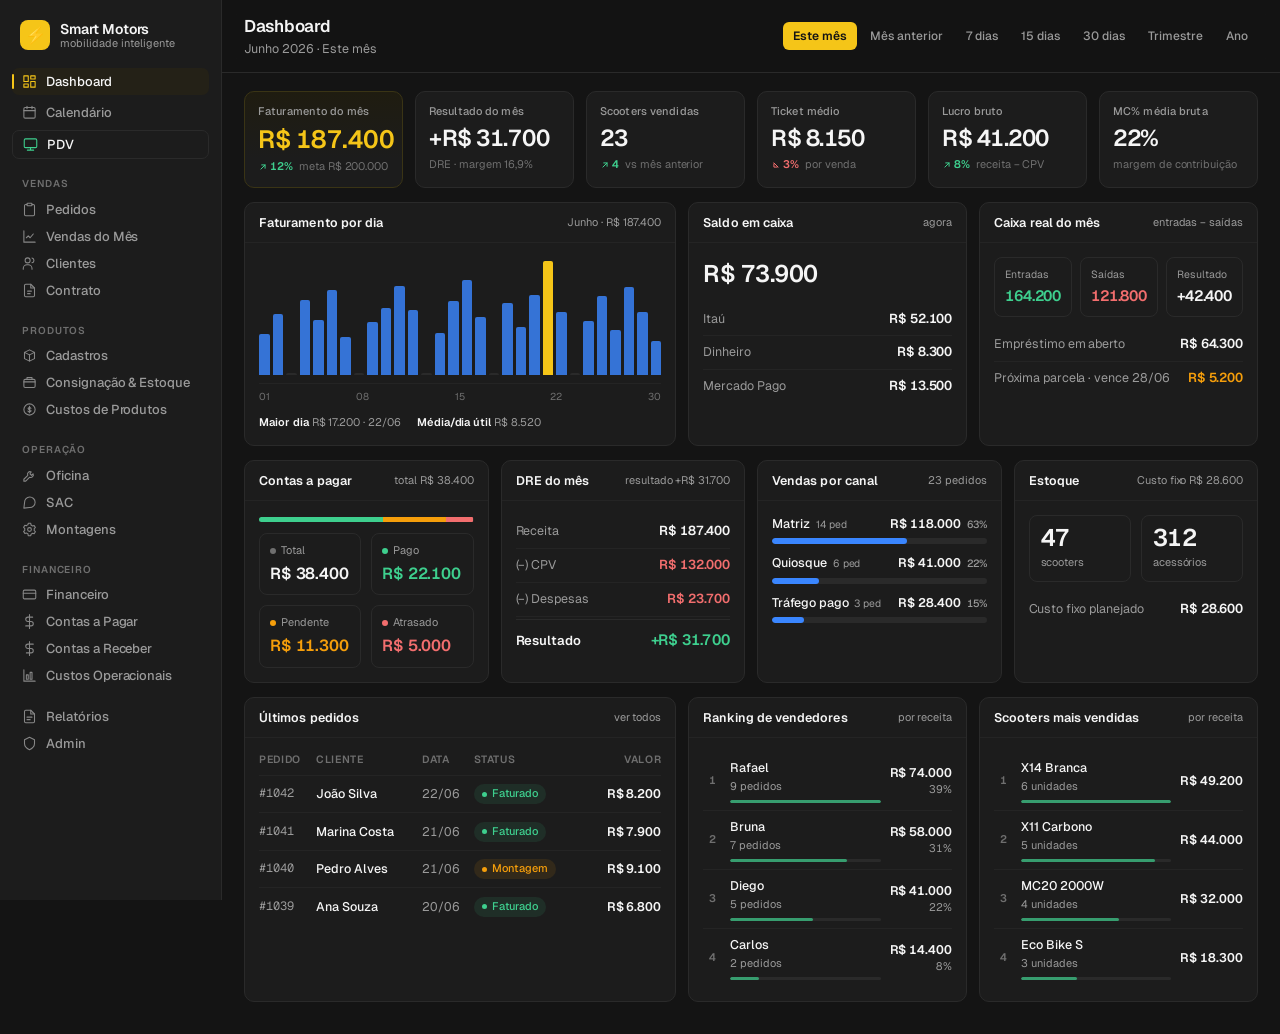
<file: design-mockups/compacto.html>
<!DOCTYPE html>
<html lang="pt-BR">
<head>
<meta charset="UTF-8">
<meta name="viewport" content="width=device-width, initial-scale=1.0">
<title>Smart Motors · Dashboard</title>
<link rel="preconnect" href="https://fonts.googleapis.com">
<link rel="preconnect" href="https://fonts.gstatic.com" crossorigin>
<link href="https://fonts.googleapis.com/css2?family=Geist:wght@400;500;600;700&family=Geist+Mono:wght@400;500;600&display=swap" rel="stylesheet">
<style>
  :root{
    --bg:#141414; --surface:#1c1c1c; --surface2:#202020; --border:#2a2a2a; --border-soft:#242424;
    --text:#f5f5f5; --muted:#9a9a9a; --muted2:#6f6f6f;
    --gold:#f5c518; --green:#3ecf8e; --red:#f26e6e; --orange:#f59e0b; --blue:#3a86ff;
    --radius:10px;
    --pad:14px;
    --sans:"Geist",-apple-system,BlinkMacSystemFont,"Segoe UI",Roboto,Helvetica,Arial,sans-serif;
    --mono:"Geist Mono","SF Mono",ui-monospace,Menlo,Consolas,monospace;
  }
  *{box-sizing:border-box;margin:0;padding:0}
  html{font-size:15px}
  body{
    background:var(--bg); color:var(--text);
    font-family:var(--sans);
    line-height:1.45; letter-spacing:-.003em;
    -webkit-font-smoothing:antialiased; text-rendering:optimizeLegibility;
  }
  .num{font-variant-numeric:tabular-nums}
  .mono{font-family:var(--mono);font-variant-numeric:tabular-nums;letter-spacing:-.01em}

  /* ---------- shell ---------- */
  .app{display:grid;grid-template-columns:222px 1fr;min-height:100vh}

  /* ---------- sidebar ---------- */
  .sidebar{
    background:var(--surface);border-right:1px solid var(--border);
    display:flex;flex-direction:column;padding:16px 12px;gap:4px;
    position:sticky;top:0;height:100vh;overflow-y:auto;
  }
  .brand{display:flex;align-items:center;gap:10px;padding:4px 8px 14px}
  .brand .mark{
    width:30px;height:30px;border-radius:8px;background:var(--gold);
    display:grid;place-items:center;color:#141414;font-weight:700;font-size:17px;flex:none;
  }
  .brand .name{font-size:14px;font-weight:600;line-height:1.15;letter-spacing:-.01em}
  .brand .name small{display:block;color:var(--muted);font-size:11px;font-weight:400;letter-spacing:0}
  .nav-group{padding:8px 0 2px}
  .nav-label{font-size:10px;font-weight:600;letter-spacing:.09em;text-transform:uppercase;color:var(--muted2);padding:6px 10px 4px}
  .nav-item{
    display:flex;align-items:center;gap:9px;padding:6px 10px;border-radius:7px;
    color:var(--muted);font-size:13px;font-weight:500;text-decoration:none;cursor:pointer;
    transition:background .12s ease,color .12s ease;line-height:1;
  }
  .nav-item svg{width:15px;height:15px;flex:none;stroke:currentColor;fill:none;stroke-width:1.7;stroke-linecap:round;stroke-linejoin:round;opacity:.85}
  .nav-item:hover{background:var(--surface2);color:var(--text)}
  .nav-item:focus-visible{outline:2px solid var(--gold);outline-offset:-2px}
  .nav-item.active{color:var(--text);background:#242117;position:relative}
  .nav-item.active svg{color:var(--gold);opacity:1}
  .nav-item.active::before{content:"";position:absolute;left:0;top:6px;bottom:6px;width:2px;border-radius:2px;background:var(--gold)}
  .nav-item.pdv{color:var(--text);border:1px solid var(--border)}
  .nav-item.pdv svg{color:var(--green);opacity:1}

  /* ---------- main ---------- */
  .main{display:flex;flex-direction:column;min-width:0}
  .topbar{
    display:flex;align-items:center;justify-content:space-between;gap:16px;
    padding:14px 22px;border-bottom:1px solid var(--border);
    position:sticky;top:0;background:rgba(20,20,20,.86);backdrop-filter:blur(8px);z-index:5;
  }
  .topbar h1{font-size:17px;font-weight:600;letter-spacing:-.015em}
  .topbar .sub{font-size:12.5px;color:var(--muted);font-weight:400;margin-top:1px}
  .periods{display:flex;gap:3px;flex-wrap:wrap}
  .chip{
    font-size:12px;font-weight:500;color:var(--muted);background:transparent;
    border:1px solid transparent;border-radius:6px;padding:5px 9px;cursor:pointer;
    font-family:inherit;transition:background .12s,color .12s;
  }
  .chip:hover{color:var(--text);background:var(--surface2)}
  .chip:focus-visible{outline:2px solid var(--gold);outline-offset:1px}
  .chip.active{color:#141414;background:var(--gold);font-weight:600}

  .content{padding:18px 22px 32px;display:flex;flex-direction:column;gap:14px}

  /* ---------- KPI strip ---------- */
  .kpis{display:grid;grid-template-columns:repeat(6,1fr);gap:12px}
  .kpi{
    background:var(--surface);border:1px solid var(--border);border-radius:var(--radius);
    padding:12px 13px;display:flex;flex-direction:column;gap:7px;min-width:0;
  }
  .kpi.hero{border-color:#3a3415;background:linear-gradient(180deg,#1f1c10 0%,var(--surface) 70%)}
  .kpi-label{font-size:11px;font-weight:500;color:var(--muted);letter-spacing:.01em;white-space:nowrap;overflow:hidden;text-overflow:ellipsis}
  .kpi-val{font-size:23px;font-weight:600;letter-spacing:-.02em;line-height:1;white-space:nowrap}
  .kpi.hero .kpi-val{color:var(--gold);font-size:25px}
  .kpi-meta{display:flex;align-items:center;gap:6px;font-size:11px;min-height:14px}
  .delta{display:inline-flex;align-items:center;gap:2px;font-weight:600;font-variant-numeric:tabular-nums}
  .delta.up{color:var(--green)} .delta.down{color:var(--red)} .delta.flat{color:var(--muted)}
  .delta svg{width:10px;height:10px;stroke:currentColor;fill:none;stroke-width:2.4;stroke-linecap:round;stroke-linejoin:round}
  .kpi-meta .ref{color:var(--muted2);font-size:11px}

  /* ---------- cards / grid ---------- */
  .card{
    background:var(--surface);border:1px solid var(--border);border-radius:var(--radius);
    display:flex;flex-direction:column;min-width:0;overflow:hidden;
  }
  .card-h{
    display:flex;align-items:center;justify-content:space-between;gap:8px;
    padding:11px var(--pad) 10px;border-bottom:1px solid var(--border-soft);
  }
  .card-h h2{font-size:12.5px;font-weight:600;letter-spacing:.005em;color:var(--text)}
  .card-h .meta{font-size:11px;color:var(--muted);font-weight:400}
  .card-b{padding:var(--pad);flex:1;display:flex;flex-direction:column;gap:11px}

  .grid{display:grid;gap:12px}
  .row-1{grid-template-columns:1.55fr 1fr 1fr}
  .row-2{grid-template-columns:1fr 1fr 1fr 1fr}
  .row-3{grid-template-columns:1.55fr 1fr 1fr}

  /* ---------- chart (faturamento por dia) ---------- */
  .chart{display:flex;flex-direction:column;gap:8px}
  .chart-bars{display:flex;align-items:flex-end;gap:3px;height:118px;padding-top:4px}
  .bar{flex:1;background:var(--blue);border-radius:2px 2px 0 0;min-height:2px;opacity:.82;position:relative}
  .bar.zero{background:var(--border);opacity:1;min-height:2px}
  .bar.peak{background:var(--gold);opacity:1}
  .chart-axis{display:flex;justify-content:space-between;font-size:10px;color:var(--muted2);border-top:1px solid var(--border-soft);padding-top:6px}
  .chart-legend{display:flex;gap:16px;font-size:11px;color:var(--muted)}
  .chart-legend b{color:var(--text);font-weight:600}

  /* ---------- definition rows ---------- */
  .drows{display:flex;flex-direction:column}
  .drow{display:flex;align-items:baseline;justify-content:space-between;gap:10px;padding:7px 0;border-bottom:1px solid var(--border-soft)}
  .drow:last-child{border-bottom:none}
  .drow .k{font-size:12.5px;color:var(--muted)}
  .drow .v{font-size:13px;font-weight:600;letter-spacing:-.01em}
  .drow.total{margin-top:2px;padding-top:9px;border-top:1px solid var(--border)}
  .drow.total .k{color:var(--text);font-weight:600;font-size:13px}
  .drow.total .v{font-size:15px}

  /* ---------- contas a pagar (4 estados) ---------- */
  .states{display:grid;grid-template-columns:1fr 1fr;gap:10px}
  .state{border:1px solid var(--border);border-radius:8px;padding:9px 10px;display:flex;flex-direction:column;gap:3px}
  .state .lbl{font-size:11px;color:var(--muted);display:flex;align-items:center;gap:5px}
  .state .lbl .dot{width:6px;height:6px;border-radius:50%;flex:none}
  .state .amt{font-size:16px;font-weight:600;letter-spacing:-.01em}
  .bar-track{height:5px;border-radius:3px;background:var(--border);overflow:hidden;display:flex;margin-top:2px}
  .bar-track span{height:100%}

  /* ---------- saldo em caixa ---------- */
  .saldo-top{display:flex;align-items:baseline;gap:8px}
  .saldo-top .big{font-size:24px;font-weight:600;letter-spacing:-.02em;font-variant-numeric:tabular-nums}
  .saldo-list{display:flex;flex-direction:column}

  /* ---------- canal bars ---------- */
  .canal{display:flex;flex-direction:column;gap:10px}
  .canal-row{display:flex;flex-direction:column;gap:5px}
  .canal-head{display:flex;align-items:baseline;justify-content:space-between;gap:8px}
  .canal-head .nm{font-size:12.5px;font-weight:500}
  .canal-head .nm small{color:var(--muted);font-weight:400;margin-left:6px}
  .canal-head .vl{font-size:12.5px;font-weight:600;font-variant-numeric:tabular-nums}
  .canal-head .vl small{color:var(--muted);font-weight:500;margin-left:6px}
  .ctrack{height:6px;border-radius:3px;background:var(--border);overflow:hidden}
  .ctrack span{display:block;height:100%;border-radius:3px}

  /* ---------- ranking / lists ---------- */
  .rank{display:flex;flex-direction:column}
  .rank-row{display:grid;grid-template-columns:18px 1fr auto;align-items:center;gap:9px;padding:7px 0;border-bottom:1px solid var(--border-soft)}
  .rank-row:last-child{border-bottom:none}
  .rank-pos{font-size:11px;font-weight:600;color:var(--muted2);text-align:center;font-variant-numeric:tabular-nums}
  .rank-main{min-width:0}
  .rank-main .nm{font-size:12.5px;font-weight:500;white-space:nowrap;overflow:hidden;text-overflow:ellipsis}
  .rank-main .sub{font-size:11px;color:var(--muted);margin-top:2px}
  .rank-main .mtrack{height:3px;border-radius:2px;background:var(--border);margin-top:5px;overflow:hidden}
  .rank-main .mtrack span{display:block;height:100%;background:var(--green);border-radius:2px;opacity:.7}
  .rank-amt{text-align:right;white-space:nowrap}
  .rank-amt .a{font-size:12.5px;font-weight:600;font-variant-numeric:tabular-nums}
  .rank-amt .p{font-size:11px;color:var(--muted);font-variant-numeric:tabular-nums}

  /* ---------- pedidos table ---------- */
  .tbl{width:100%;border-collapse:collapse;font-size:12.5px}
  .tbl th{
    text-align:left;font-size:10.5px;font-weight:600;text-transform:uppercase;letter-spacing:.06em;
    color:var(--muted2);padding:0 0 8px;border-bottom:1px solid var(--border-soft);
  }
  .tbl td{padding:8px 0;border-bottom:1px solid var(--border-soft);vertical-align:middle}
  .tbl tr:last-child td{border-bottom:none}
  .tbl .r{text-align:right;font-variant-numeric:tabular-nums;font-weight:600}
  .tbl .id{font-family:var(--mono);font-size:12px;color:var(--muted)}
  .tbl .cli{font-weight:500}
  .tbl .dt{color:var(--muted);font-variant-numeric:tabular-nums}
  .badge{display:inline-flex;align-items:center;gap:5px;font-size:11px;font-weight:500;padding:2px 8px;border-radius:20px;white-space:nowrap}
  .badge .d{width:5px;height:5px;border-radius:50%}
  .badge.fat{color:var(--green);background:rgba(62,207,142,.1)}
  .badge.fat .d{background:var(--green)}
  .badge.mon{color:var(--orange);background:rgba(245,158,11,.1)}
  .badge.mon .d{background:var(--orange)}

  /* ---------- estoque ---------- */
  .estoque{display:grid;grid-template-columns:1fr 1fr;gap:10px}
  .est-cell{border:1px solid var(--border);border-radius:8px;padding:10px 11px}
  .est-cell .n{font-size:24px;font-weight:600;letter-spacing:-.02em;font-variant-numeric:tabular-nums;line-height:1}
  .est-cell .l{font-size:11px;color:var(--muted);margin-top:5px}

  /* mini meta strip in caixa real */
  .mini-grid{display:grid;grid-template-columns:1fr 1fr 1fr;gap:8px}
  .mini{border:1px solid var(--border);border-radius:8px;padding:9px 10px;display:flex;flex-direction:column;gap:3px}
  .mini .l{font-size:10.5px;color:var(--muted)}
  .mini .v{font-size:15px;font-weight:600;font-variant-numeric:tabular-nums;letter-spacing:-.01em}

  /* ---------- responsive ---------- */
  @media (max-width:1180px){
    .kpis{grid-template-columns:repeat(3,1fr)}
    .row-1,.row-3{grid-template-columns:1fr 1fr}
    .row-2{grid-template-columns:1fr 1fr}
  }
  @media (max-width:860px){
    .app{grid-template-columns:1fr}
    .sidebar{display:none}
    .kpis{grid-template-columns:repeat(2,1fr)}
    .row-1,.row-2,.row-3{grid-template-columns:1fr}
    .topbar{flex-direction:column;align-items:flex-start}
  }
  @media (prefers-reduced-motion:reduce){*{transition:none!important}}
</style>
</head>
<body>
<div class="app">

  <!-- ================= SIDEBAR ================= -->
  <aside class="sidebar">
    <div class="brand">
      <div class="mark">⚡</div>
      <div class="name">Smart Motors<small>mobilidade inteligente</small></div>
    </div>

    <a class="nav-item active" href="#"><svg viewBox="0 0 24 24"><rect x="3" y="3" width="7" height="9"/><rect x="14" y="3" width="7" height="5"/><rect x="14" y="12" width="7" height="9"/><rect x="3" y="16" width="7" height="5"/></svg>Dashboard</a>
    <a class="nav-item" href="#"><svg viewBox="0 0 24 24"><rect x="3" y="4" width="18" height="17" rx="2"/><path d="M3 9h18M8 2v4M16 2v4"/></svg>Calendário</a>
    <a class="nav-item pdv" href="#"><svg viewBox="0 0 24 24"><rect x="2" y="3" width="20" height="14" rx="2"/><path d="M7 21h10M12 17v4"/></svg>PDV</a>

    <div class="nav-group">
      <div class="nav-label">Vendas</div>
      <a class="nav-item" href="#"><svg viewBox="0 0 24 24"><path d="M16 4h2a2 2 0 0 1 2 2v14a2 2 0 0 1-2 2H6a2 2 0 0 1-2-2V6a2 2 0 0 1 2-2h2"/><rect x="8" y="2" width="8" height="4" rx="1"/></svg>Pedidos</a>
      <a class="nav-item" href="#"><svg viewBox="0 0 24 24"><path d="M3 3v18h18"/><path d="M7 14l3-3 3 3 5-6"/></svg>Vendas do Mês</a>
      <a class="nav-item" href="#"><svg viewBox="0 0 24 24"><circle cx="9" cy="7" r="4"/><path d="M2 21v-1a6 6 0 0 1 6-6h2a6 6 0 0 1 6 6v1M16 3.1a4 4 0 0 1 0 7.8"/></svg>Clientes</a>
      <a class="nav-item" href="#"><svg viewBox="0 0 24 24"><path d="M14 2H6a2 2 0 0 0-2 2v16a2 2 0 0 0 2 2h12a2 2 0 0 0 2-2V8z"/><path d="M14 2v6h6M9 13h6M9 17h4"/></svg>Contrato</a>
    </div>

    <div class="nav-group">
      <div class="nav-label">Produtos</div>
      <a class="nav-item" href="#"><svg viewBox="0 0 24 24"><path d="M20 7l-8-4-8 4 8 4 8-4z"/><path d="M4 7v10l8 4 8-4V7M12 11v10"/></svg>Cadastros</a>
      <a class="nav-item" href="#"><svg viewBox="0 0 24 24"><rect x="3" y="7" width="18" height="13" rx="2"/><path d="M3 11h18M8 7V4h8v3"/></svg>Consignação & Estoque</a>
      <a class="nav-item" href="#"><svg viewBox="0 0 24 24"><circle cx="12" cy="12" r="9"/><path d="M12 7v10M9.5 14.5c.4 1 1.4 1.5 2.5 1.5 1.5 0 2.5-.7 2.5-1.8 0-2.5-4.8-1.4-4.8-3.6 0-1 .9-1.6 2.3-1.6 1 0 1.9.4 2.3 1.2"/></svg>Custos de Produtos</a>
    </div>

    <div class="nav-group">
      <div class="nav-label">Operação</div>
      <a class="nav-item" href="#"><svg viewBox="0 0 24 24"><path d="M14.7 6.3a4 4 0 0 0-5.4 5.4L3 18v3h3l6.3-6.3a4 4 0 0 0 5.4-5.4l-2.5 2.5-2.5-2.5z"/></svg>Oficina</a>
      <a class="nav-item" href="#"><svg viewBox="0 0 24 24"><path d="M21 11.5a8.4 8.4 0 0 1-9 8.4L3 21l1.1-9A8.4 8.4 0 1 1 21 11.5z"/></svg>SAC</a>
      <a class="nav-item" href="#"><svg viewBox="0 0 24 24"><circle cx="12" cy="12" r="3"/><path d="M19.4 13.5a7.9 7.9 0 0 0 .1-3l1.9-1.5-2-3.4-2.3.9a8 8 0 0 0-2.6-1.5L14 2h-4l-.5 2.5a8 8 0 0 0-2.6 1.5l-2.3-.9-2 3.4L4.5 10.5a7.9 7.9 0 0 0 0 3l-1.9 1.5 2 3.4 2.3-.9a8 8 0 0 0 2.6 1.5L10 22h4l.5-2.5a8 8 0 0 0 2.6-1.5l2.3.9 2-3.4z"/></svg>Montagens</a>
    </div>

    <div class="nav-group">
      <div class="nav-label">Financeiro</div>
      <a class="nav-item" href="#"><svg viewBox="0 0 24 24"><rect x="2" y="5" width="20" height="14" rx="2"/><path d="M2 10h20"/></svg>Financeiro</a>
      <a class="nav-item" href="#"><svg viewBox="0 0 24 24"><path d="M12 1v22M17 5H9.5a3.5 3.5 0 0 0 0 7h5a3.5 3.5 0 0 1 0 7H6"/></svg>Contas a Pagar</a>
      <a class="nav-item" href="#"><svg viewBox="0 0 24 24"><path d="M12 1v22M7 19h7.5a3.5 3.5 0 0 0 0-7h-5a3.5 3.5 0 0 1 0-7H18"/></svg>Contas a Receber</a>
      <a class="nav-item" href="#"><svg viewBox="0 0 24 24"><path d="M3 3v18h18"/><rect x="7" y="11" width="3" height="7"/><rect x="13" y="7" width="3" height="11"/></svg>Custos Operacionais</a>
    </div>

    <div class="nav-group">
      <a class="nav-item" href="#"><svg viewBox="0 0 24 24"><path d="M14 2H6a2 2 0 0 0-2 2v16a2 2 0 0 0 2 2h12a2 2 0 0 0 2-2V8z"/><path d="M14 2v6h6M8 13h8M8 17h5"/></svg>Relatórios</a>
      <a class="nav-item" href="#"><svg viewBox="0 0 24 24"><path d="M12 2l8 4v6c0 5-3.5 8-8 10-4.5-2-8-5-8-10V6l8-4z"/></svg>Admin</a>
    </div>
  </aside>

  <!-- ================= MAIN ================= -->
  <main class="main">
    <header class="topbar">
      <div>
        <h1>Dashboard</h1>
        <div class="sub">Junho 2026 · Este mês</div>
      </div>
      <div class="periods" role="tablist" aria-label="Atalhos de período">
        <button class="chip active" aria-selected="true">Este mês</button>
        <button class="chip">Mês anterior</button>
        <button class="chip">7 dias</button>
        <button class="chip">15 dias</button>
        <button class="chip">30 dias</button>
        <button class="chip">Trimestre</button>
        <button class="chip">Ano</button>
      </div>
    </header>

    <div class="content">

      <!-- ===== KPI strip ===== -->
      <section class="kpis">
        <div class="kpi hero">
          <div class="kpi-label">Faturamento do mês</div>
          <div class="kpi-val num">R$ 187.400</div>
          <div class="kpi-meta">
            <span class="delta up"><svg viewBox="0 0 24 24"><path d="M7 17L17 7M9 7h8v8"/></svg>12%</span>
            <span class="ref">meta R$ 200.000</span>
          </div>
        </div>
        <div class="kpi">
          <div class="kpi-label">Resultado do mês</div>
          <div class="kpi-val num">+R$ 31.700</div>
          <div class="kpi-meta"><span class="ref">DRE · margem 16,9%</span></div>
        </div>
        <div class="kpi">
          <div class="kpi-label">Scooters vendidas</div>
          <div class="kpi-val num">23</div>
          <div class="kpi-meta"><span class="delta up"><svg viewBox="0 0 24 24"><path d="M7 17L17 7M9 7h8v8"/></svg>4</span><span class="ref">vs mês anterior</span></div>
        </div>
        <div class="kpi">
          <div class="kpi-label">Ticket médio</div>
          <div class="kpi-val num">R$ 8.150</div>
          <div class="kpi-meta"><span class="delta down"><svg viewBox="0 0 24 24"><path d="M7 7l10 10M15 17H7V9"/></svg>3%</span><span class="ref">por venda</span></div>
        </div>
        <div class="kpi">
          <div class="kpi-label">Lucro bruto</div>
          <div class="kpi-val num">R$ 41.200</div>
          <div class="kpi-meta"><span class="delta up"><svg viewBox="0 0 24 24"><path d="M7 17L17 7M9 7h8v8"/></svg>8%</span><span class="ref">receita − CPV</span></div>
        </div>
        <div class="kpi">
          <div class="kpi-label">MC% média bruta</div>
          <div class="kpi-val num">22%</div>
          <div class="kpi-meta"><span class="ref">margem de contribuição</span></div>
        </div>
      </section>

      <!-- ===== Row 1: gráfico · saldo · caixa real ===== -->
      <section class="grid row-1">
        <!-- Faturamento por dia -->
        <div class="card">
          <div class="card-h">
            <h2>Faturamento por dia</h2>
            <span class="meta">Junho · R$ 187.400</span>
          </div>
          <div class="card-b">
            <div class="chart">
              <div class="chart-bars" id="bars" aria-hidden="true"></div>
              <div class="chart-axis"><span>01</span><span>08</span><span>15</span><span>22</span><span>30</span></div>
            </div>
            <div class="chart-legend">
              <span><b>Maior dia</b> R$ 17.200 · 22/06</span>
              <span><b>Média/dia útil</b> R$ 8.520</span>
            </div>
          </div>
        </div>

        <!-- Saldo em caixa -->
        <div class="card">
          <div class="card-h"><h2>Saldo em caixa</h2><span class="meta">agora</span></div>
          <div class="card-b">
            <div class="saldo-top"><span class="big">R$ 73.900</span></div>
            <div class="drows saldo-list">
              <div class="drow"><span class="k">Itaú</span><span class="v num">R$ 52.100</span></div>
              <div class="drow"><span class="k">Dinheiro</span><span class="v num">R$ 8.300</span></div>
              <div class="drow"><span class="k">Mercado Pago</span><span class="v num">R$ 13.500</span></div>
            </div>
          </div>
        </div>

        <!-- Caixa real do mês -->
        <div class="card">
          <div class="card-h"><h2>Caixa real do mês</h2><span class="meta">entradas − saídas</span></div>
          <div class="card-b">
            <div class="mini-grid">
              <div class="mini"><span class="l">Entradas</span><span class="v" style="color:var(--green)">164.200</span></div>
              <div class="mini"><span class="l">Saídas</span><span class="v" style="color:var(--red)">121.800</span></div>
              <div class="mini"><span class="l">Resultado</span><span class="v num">+42.400</span></div>
            </div>
            <div class="drows">
              <div class="drow"><span class="k">Empréstimo em aberto</span><span class="v num">R$ 64.300</span></div>
              <div class="drow"><span class="k">Próxima parcela · vence 28/06</span><span class="v num" style="color:var(--orange)">R$ 5.200</span></div>
            </div>
          </div>
        </div>
      </section>

      <!-- ===== Row 2: contas a pagar · DRE · vendas por canal · estoque ===== -->
      <section class="grid row-2">
        <!-- Contas a pagar -->
        <div class="card">
          <div class="card-h"><h2>Contas a pagar</h2><span class="meta">total R$ 38.400</span></div>
          <div class="card-b">
            <div class="bar-track">
              <span style="width:57.6%;background:var(--green)"></span>
              <span style="width:29.4%;background:var(--orange)"></span>
              <span style="width:13%;background:var(--red)"></span>
            </div>
            <div class="states">
              <div class="state">
                <span class="lbl"><span class="dot" style="background:var(--muted2)"></span>Total</span>
                <span class="amt num">R$ 38.400</span>
              </div>
              <div class="state">
                <span class="lbl"><span class="dot" style="background:var(--green)"></span>Pago</span>
                <span class="amt num" style="color:var(--green)">R$ 22.100</span>
              </div>
              <div class="state">
                <span class="lbl"><span class="dot" style="background:var(--orange)"></span>Pendente</span>
                <span class="amt num" style="color:var(--orange)">R$ 11.300</span>
              </div>
              <div class="state">
                <span class="lbl"><span class="dot" style="background:var(--red)"></span>Atrasado</span>
                <span class="amt num" style="color:var(--red)">R$ 5.000</span>
              </div>
            </div>
          </div>
        </div>

        <!-- DRE do mês -->
        <div class="card">
          <div class="card-h"><h2>DRE do mês</h2><span class="meta">resultado +R$ 31.700</span></div>
          <div class="card-b">
            <div class="drows">
              <div class="drow"><span class="k">Receita</span><span class="v num">R$ 187.400</span></div>
              <div class="drow"><span class="k">(−) CPV</span><span class="v num" style="color:var(--red)">R$ 132.000</span></div>
              <div class="drow"><span class="k">(−) Despesas</span><span class="v num" style="color:var(--red)">R$ 23.700</span></div>
              <div class="drow total"><span class="k">Resultado</span><span class="v num" style="color:var(--green)">+R$ 31.700</span></div>
            </div>
          </div>
        </div>

        <!-- Vendas por canal -->
        <div class="card">
          <div class="card-h"><h2>Vendas por canal</h2><span class="meta">23 pedidos</span></div>
          <div class="card-b">
            <div class="canal">
              <div class="canal-row">
                <div class="canal-head"><span class="nm">Matriz<small>14 ped</small></span><span class="vl num">R$ 118.000<small>63%</small></span></div>
                <div class="ctrack"><span style="width:63%;background:var(--blue)"></span></div>
              </div>
              <div class="canal-row">
                <div class="canal-head"><span class="nm">Quiosque<small>6 ped</small></span><span class="vl num">R$ 41.000<small>22%</small></span></div>
                <div class="ctrack"><span style="width:22%;background:var(--blue)"></span></div>
              </div>
              <div class="canal-row">
                <div class="canal-head"><span class="nm">Tráfego pago<small>3 ped</small></span><span class="vl num">R$ 28.400<small>15%</small></span></div>
                <div class="ctrack"><span style="width:15%;background:var(--blue)"></span></div>
              </div>
            </div>
          </div>
        </div>

        <!-- Estoque -->
        <div class="card">
          <div class="card-h"><h2>Estoque</h2><span class="meta">Custo fixo R$ 28.600</span></div>
          <div class="card-b">
            <div class="estoque">
              <div class="est-cell"><div class="n">47</div><div class="l">scooters</div></div>
              <div class="est-cell"><div class="n">312</div><div class="l">acessórios</div></div>
            </div>
            <div class="drows">
              <div class="drow"><span class="k">Custo fixo planejado</span><span class="v num">R$ 28.600</span></div>
            </div>
          </div>
        </div>
      </section>

      <!-- ===== Row 3: pedidos · vendedores · scooters ===== -->
      <section class="grid row-3">
        <!-- Últimos pedidos -->
        <div class="card">
          <div class="card-h"><h2>Últimos pedidos</h2><span class="meta">ver todos</span></div>
          <div class="card-b">
            <table class="tbl">
              <thead><tr><th>Pedido</th><th>Cliente</th><th>Data</th><th>Status</th><th class="r">Valor</th></tr></thead>
              <tbody>
                <tr>
                  <td class="id">#1042</td><td class="cli">João Silva</td><td class="dt">22/06</td>
                  <td><span class="badge fat"><span class="d"></span>Faturado</span></td><td class="r num">R$ 8.200</td>
                </tr>
                <tr>
                  <td class="id">#1041</td><td class="cli">Marina Costa</td><td class="dt">21/06</td>
                  <td><span class="badge fat"><span class="d"></span>Faturado</span></td><td class="r num">R$ 7.900</td>
                </tr>
                <tr>
                  <td class="id">#1040</td><td class="cli">Pedro Alves</td><td class="dt">21/06</td>
                  <td><span class="badge mon"><span class="d"></span>Montagem</span></td><td class="r num">R$ 9.100</td>
                </tr>
                <tr>
                  <td class="id">#1039</td><td class="cli">Ana Souza</td><td class="dt">20/06</td>
                  <td><span class="badge fat"><span class="d"></span>Faturado</span></td><td class="r num">R$ 6.800</td>
                </tr>
              </tbody>
            </table>
          </div>
        </div>

        <!-- Ranking de vendedores -->
        <div class="card">
          <div class="card-h"><h2>Ranking de vendedores</h2><span class="meta">por receita</span></div>
          <div class="card-b">
            <div class="rank">
              <div class="rank-row">
                <span class="rank-pos">1</span>
                <div class="rank-main"><div class="nm">Rafael</div><div class="sub">9 pedidos</div><div class="mtrack"><span style="width:100%"></span></div></div>
                <div class="rank-amt"><div class="a num">R$ 74.000</div><div class="p">39%</div></div>
              </div>
              <div class="rank-row">
                <span class="rank-pos">2</span>
                <div class="rank-main"><div class="nm">Bruna</div><div class="sub">7 pedidos</div><div class="mtrack"><span style="width:78%"></span></div></div>
                <div class="rank-amt"><div class="a num">R$ 58.000</div><div class="p">31%</div></div>
              </div>
              <div class="rank-row">
                <span class="rank-pos">3</span>
                <div class="rank-main"><div class="nm">Diego</div><div class="sub">5 pedidos</div><div class="mtrack"><span style="width:55%"></span></div></div>
                <div class="rank-amt"><div class="a num">R$ 41.000</div><div class="p">22%</div></div>
              </div>
              <div class="rank-row">
                <span class="rank-pos">4</span>
                <div class="rank-main"><div class="nm">Carlos</div><div class="sub">2 pedidos</div><div class="mtrack"><span style="width:19%"></span></div></div>
                <div class="rank-amt"><div class="a num">R$ 14.400</div><div class="p">8%</div></div>
              </div>
            </div>
          </div>
        </div>

        <!-- Scooters mais vendidas -->
        <div class="card">
          <div class="card-h"><h2>Scooters mais vendidas</h2><span class="meta">por receita</span></div>
          <div class="card-b">
            <div class="rank">
              <div class="rank-row">
                <span class="rank-pos">1</span>
                <div class="rank-main"><div class="nm">X14 Branca</div><div class="sub">6 unidades</div><div class="mtrack"><span style="width:100%"></span></div></div>
                <div class="rank-amt"><div class="a num">R$ 49.200</div></div>
              </div>
              <div class="rank-row">
                <span class="rank-pos">2</span>
                <div class="rank-main"><div class="nm">X11 Carbono</div><div class="sub">5 unidades</div><div class="mtrack"><span style="width:89%"></span></div></div>
                <div class="rank-amt"><div class="a num">R$ 44.000</div></div>
              </div>
              <div class="rank-row">
                <span class="rank-pos">3</span>
                <div class="rank-main"><div class="nm">MC20 2000W</div><div class="sub">4 unidades</div><div class="mtrack"><span style="width:65%"></span></div></div>
                <div class="rank-amt"><div class="a num">R$ 32.000</div></div>
              </div>
              <div class="rank-row">
                <span class="rank-pos">4</span>
                <div class="rank-main"><div class="nm">Eco Bike S</div><div class="sub">3 unidades</div><div class="mtrack"><span style="width:37%"></span></div></div>
                <div class="rank-amt"><div class="a num">R$ 18.300</div></div>
              </div>
            </div>
          </div>
        </div>
      </section>

    </div>
  </main>
</div>

<script>
  // Faturamento por dia — série plausível de 30 dias (R$ mil), alguns dias zero.
  (function(){
    var data=[6.2,9.1,0,11.4,8.3,12.7,5.6,0,7.9,10.2,13.5,9.8,0,6.4,11.1,
             14.2,8.7,0,10.9,7.3,12.1,17.2,9.5,0,8.1,11.8,6.7,13.2,9.4,5.1];
    var max=Math.max.apply(null,data);
    var bars=document.getElementById('bars');
    var frag=document.createDocumentFragment();
    data.forEach(function(v){
      var b=document.createElement('div');
      if(v===0){ b.className='bar zero'; b.style.height='2px'; }
      else { b.className='bar'+(v===max?' peak':''); b.style.height=Math.round((v/max)*100)+'%'; }
      b.title='R$ '+(v*1000).toLocaleString('pt-BR');
      frag.appendChild(b);
    });
    bars.appendChild(frag);

    // Period chips — toggle visual active state only (mockup).
    document.querySelectorAll('.periods .chip').forEach(function(c){
      c.addEventListener('click',function(){
        document.querySelectorAll('.periods .chip').forEach(function(x){x.classList.remove('active');x.setAttribute('aria-selected','false');});
        c.classList.add('active');c.setAttribute('aria-selected','true');
      });
    });
  })();
</script>
</body>
</html>
</file>
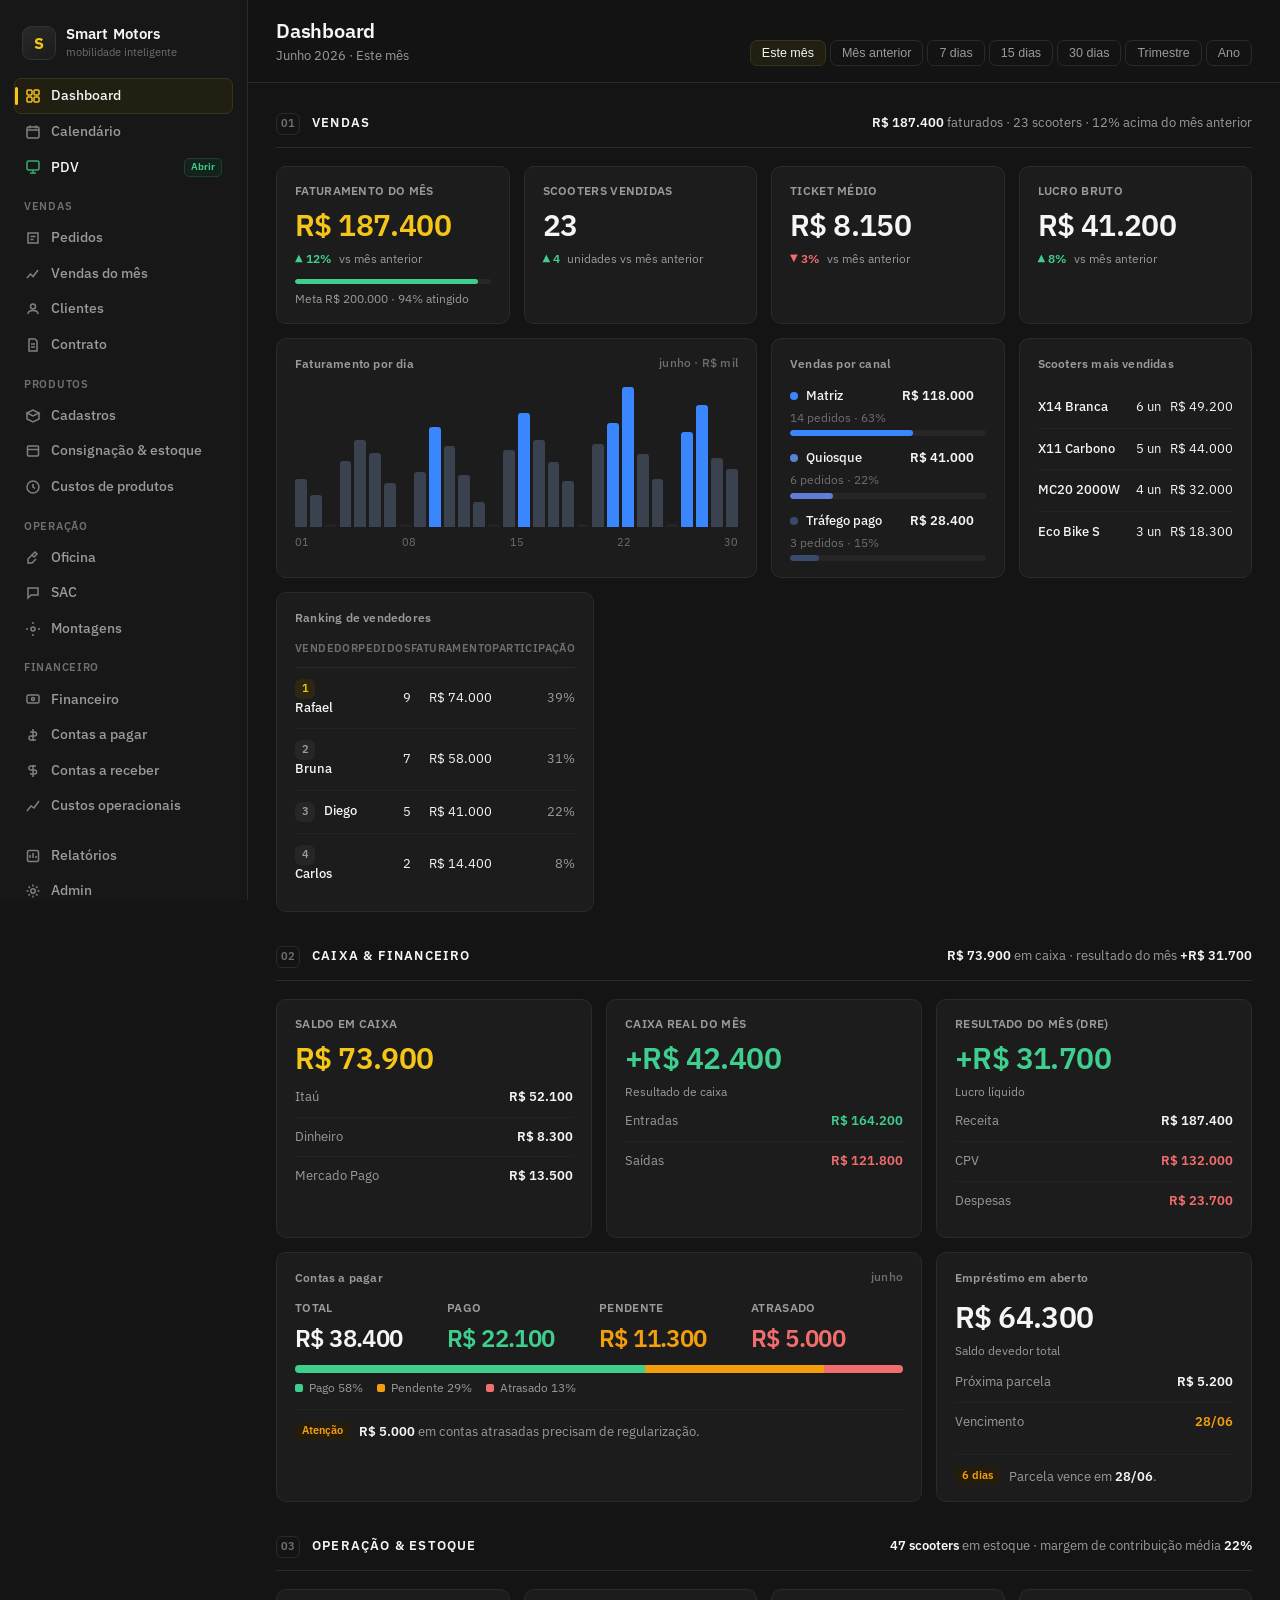
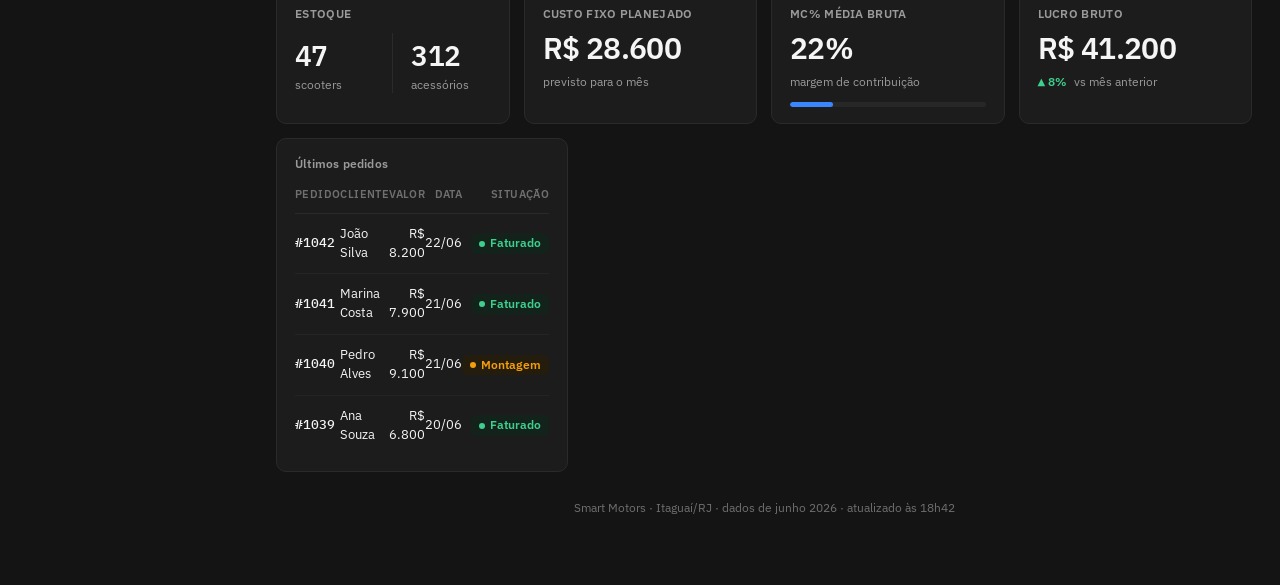
<file: design-mockups/por-areas.html>
<!DOCTYPE html>
<html lang="pt-BR">
<head>
<meta charset="UTF-8" />
<meta name="viewport" content="width=device-width, initial-scale=1.0" />
<title>Smart Motors — Dashboard</title>
<link rel="preconnect" href="https://fonts.googleapis.com" />
<link rel="preconnect" href="https://fonts.gstatic.com" crossorigin />
<link href="https://fonts.googleapis.com/css2?family=IBM+Plex+Mono:wght@400;500;600&family=IBM+Plex+Sans:wght@400;500;600;700&display=swap" rel="stylesheet" />
<style>
:root{
  --bg:#141414;
  --surface:#1c1c1c;
  --surface-2:#202020;
  --border:#2a2a2a;
  --border-soft:#242424;
  --text:#f5f5f5;
  --muted:#9a9a9a;
  --muted-2:#6f6f6f;
  --gold:#f5c518;
  --green:#3ecf8e;
  --red:#f26e6e;
  --orange:#f59e0b;
  --blue:#3a86ff;
  --radius:10px;
  --sans:"IBM Plex Sans",system-ui,sans-serif;
  --mono:"IBM Plex Mono",ui-monospace,monospace;
}
*{box-sizing:border-box;}
html,body{margin:0;padding:0;}
body{
  background:var(--bg);
  color:var(--text);
  font-family:var(--sans);
  font-size:14px;
  line-height:1.45;
  -webkit-font-smoothing:antialiased;
  text-rendering:optimizeLegibility;
}
.num{font-variant-numeric:tabular-nums;font-feature-settings:"tnum";}
.mono{font-family:var(--mono);font-variant-numeric:tabular-nums;}

/* ---------- Layout shell ---------- */
.app{display:grid;grid-template-columns:248px 1fr;min-height:100vh;}

/* ---------- Sidebar ---------- */
.sidebar{
  background:#171717;
  border-right:1px solid var(--border);
  padding:20px 14px 32px;
  position:sticky;top:0;height:100vh;overflow-y:auto;
}
.sidebar::-webkit-scrollbar{width:8px;}
.sidebar::-webkit-scrollbar-thumb{background:#2c2c2c;border-radius:8px;}
.brand{display:flex;align-items:center;gap:10px;padding:6px 8px 18px;}
.brand-mark{
  width:34px;height:34px;border-radius:9px;flex:none;
  background:linear-gradient(150deg,#2a2a2a,#1a1a1a);
  border:1px solid #333;
  display:flex;align-items:center;justify-content:center;
  color:var(--gold);font-weight:700;font-size:16px;
}
.brand-name{font-weight:600;font-size:15px;letter-spacing:.1px;line-height:1.1;}
.brand-tag{font-size:11px;color:var(--muted-2);margin-top:2px;}

.nav-group{margin-top:14px;}
.nav-label{
  font-size:10.5px;font-weight:600;letter-spacing:.7px;text-transform:uppercase;
  color:var(--muted-2);padding:0 10px 6px;
}
.nav-item{
  display:flex;align-items:center;gap:10px;
  padding:7px 10px;border-radius:7px;
  color:var(--muted);font-size:13.5px;font-weight:500;
  text-decoration:none;cursor:pointer;
  border:1px solid transparent;
}
.nav-item:hover{background:#1f1f1f;color:var(--text);}
.nav-item:focus-visible{outline:2px solid var(--blue);outline-offset:1px;}
.nav-item .ico{width:16px;height:16px;flex:none;opacity:.8;}
.nav-item.active{
  background:#211f12;color:var(--text);
  border:1px solid #3a3414;
}
.nav-item.active .bar{
  position:absolute;left:0;width:3px;height:18px;border-radius:2px;background:var(--gold);
}
.nav-item.active{position:relative;}
.nav-item.active .ico{opacity:1;color:var(--gold);}
.nav-item.pdv{color:var(--text);}
.nav-item.pdv .ico{color:var(--green);}
.nav-item.pdv .pdv-badge{
  margin-left:auto;font-size:10px;font-weight:600;color:var(--green);
  border:1px solid #20402f;background:#13231b;border-radius:5px;padding:1px 6px;
}

/* ---------- Main ---------- */
.main{min-width:0;}
.topbar{
  position:sticky;top:0;z-index:20;
  background:rgba(20,20,20,.86);backdrop-filter:blur(8px);
  border-bottom:1px solid var(--border);
  padding:16px 28px;
}
.topbar-row{display:flex;align-items:flex-end;justify-content:space-between;gap:16px;flex-wrap:wrap;}
.page-title{font-size:20px;font-weight:600;letter-spacing:-.2px;}
.page-sub{font-size:13px;color:var(--muted);margin-top:2px;}
.periods{display:flex;gap:4px;flex-wrap:wrap;}
.period{
  font-size:12.5px;font-weight:500;color:var(--muted);
  background:transparent;border:1px solid var(--border);
  border-radius:7px;padding:5px 11px;cursor:pointer;
}
.period:hover{border-color:#3a3a3a;color:var(--text);}
.period:focus-visible{outline:2px solid var(--blue);outline-offset:1px;}
.period.active{background:#211f12;border-color:#3a3414;color:var(--text);}

.content{padding:24px 28px 56px;max-width:1320px;}

/* ---------- Section ---------- */
.section{margin-top:34px;}
.section:first-child{margin-top:6px;}
.section-head{
  display:flex;align-items:baseline;gap:12px;
  padding-bottom:12px;margin-bottom:18px;
  border-bottom:1px solid var(--border);
}
.section-num{
  font-size:11px;font-weight:600;color:var(--muted-2);
  font-variant-numeric:tabular-nums;
  border:1px solid var(--border);border-radius:6px;
  width:24px;height:22px;display:flex;align-items:center;justify-content:center;flex:none;
}
.section-title{font-size:13px;font-weight:600;letter-spacing:1.2px;text-transform:uppercase;}
.section-summary{font-size:12.5px;color:var(--muted);margin-left:auto;text-align:right;}
.section-summary strong{color:var(--text);font-weight:600;}

/* ---------- Grid + cards ---------- */
.grid{display:grid;gap:14px;}
.cols-4{grid-template-columns:repeat(4,1fr);}
.cols-3{grid-template-columns:repeat(3,1fr);}
.cols-2{grid-template-columns:repeat(2,1fr);}
.span-2{grid-column:span 2;}
.span-3{grid-column:span 3;}

.card{
  background:var(--surface);
  border:1px solid var(--border);
  border-radius:var(--radius);
  padding:16px 18px;
}
.card-title{font-size:12px;font-weight:600;color:var(--muted);letter-spacing:.2px;margin-bottom:14px;}
.card-title .hint{float:right;font-weight:500;color:var(--muted-2);font-size:11.5px;}

/* ---------- KPI anatomy (consistent everywhere) ---------- */
.kpi-label{
  font-size:11.5px;font-weight:600;color:var(--muted);
  letter-spacing:.3px;text-transform:uppercase;
}
.kpi-value{
  font-size:30px;font-weight:600;letter-spacing:-.6px;line-height:1.1;
  margin-top:8px;font-variant-numeric:tabular-nums;
}
.kpi-value.lg{font-size:34px;}
.kpi-value.gold{color:var(--gold);}
.kpi-foot{
  display:flex;align-items:center;gap:7px;
  margin-top:9px;font-size:12px;color:var(--muted);
  font-variant-numeric:tabular-nums;
}
.delta{display:inline-flex;align-items:center;gap:3px;font-weight:600;}
.delta.up{color:var(--green);}
.delta.down{color:var(--red);}
.delta .arr{font-size:10px;line-height:1;}
.kpi-foot .sep{color:#3a3a3a;}

/* progress / meta line */
.meter{height:5px;border-radius:4px;background:#272727;overflow:hidden;margin-top:12px;}
.meter > span{display:block;height:100%;border-radius:4px;background:var(--green);}

/* ---------- Channel / list rows ---------- */
.rowlist{display:flex;flex-direction:column;gap:13px;}
.lrow{display:grid;grid-template-columns:1fr auto;gap:4px 12px;align-items:center;}
.lrow .lr-top{display:flex;align-items:center;justify-content:space-between;font-size:13px;}
.lrow .lr-name{font-weight:500;}
.lrow .lr-sub{font-size:11.5px;color:var(--muted-2);}
.lrow .lr-val{font-weight:600;font-variant-numeric:tabular-nums;}
.lbar{grid-column:1/-1;height:6px;border-radius:4px;background:#262626;overflow:hidden;}
.lbar > span{display:block;height:100%;border-radius:4px;}
.lbar > span.c1{background:var(--blue);}
.lbar > span.c2{background:#5e7fd6;}
.lbar > span.c3{background:#3a4a6b;}

/* ranking table */
.tbl{width:100%;border-collapse:collapse;font-size:13px;}
.tbl th{
  text-align:left;font-size:11px;font-weight:600;color:var(--muted-2);
  text-transform:uppercase;letter-spacing:.4px;
  padding:0 0 10px;border-bottom:1px solid var(--border);
}
.tbl th.r,.tbl td.r{text-align:right;}
.tbl td{padding:11px 0;border-bottom:1px solid var(--border-soft);font-variant-numeric:tabular-nums;}
.tbl tr:last-child td{border-bottom:none;}
.tbl td.name{font-weight:500;}
.rank-i{
  display:inline-flex;width:20px;height:20px;border-radius:6px;
  align-items:center;justify-content:center;font-size:11px;font-weight:600;
  background:#262626;color:var(--muted);margin-right:9px;
}
.rank-i.top{background:#2c2710;color:var(--gold);}
.share{color:var(--muted);}

/* ---------- Bar chart (faturamento por dia) ---------- */
.chart{display:flex;align-items:flex-end;gap:3px;height:140px;margin-top:4px;}
.chart .bar{
  flex:1;min-width:0;background:#3a4250;border-radius:3px 3px 0 0;
  transition:background .15s ease;
}
.chart .bar.hi{background:var(--blue);}
.chart .bar.zero{background:#242424;}
.chart .bar:hover{background:#5e8bff;}
.chart-axis{display:flex;justify-content:space-between;font-size:11px;color:var(--muted-2);margin-top:8px;}

/* ---------- mini stat rows for finance breakdowns ---------- */
.fin-rows{display:flex;flex-direction:column;}
.fin-row{
  display:flex;align-items:center;justify-content:space-between;
  padding:10px 0;border-bottom:1px solid var(--border-soft);font-size:13px;
}
.fin-row:first-child{padding-top:0;}
.fin-row:last-child{border-bottom:none;}
.fin-row .fr-k{color:var(--muted);}
.fin-row .fr-v{font-weight:600;font-variant-numeric:tabular-nums;}
.fin-row.total{border-top:1px solid var(--border);margin-top:2px;padding-top:12px;border-bottom:none;}
.fin-row.total .fr-k{color:var(--text);font-weight:600;}
.fin-row.total .fr-v{font-size:16px;}
.pos{color:var(--green);}
.neg{color:var(--red);}

/* dots */
.dot{width:8px;height:8px;border-radius:50%;display:inline-block;margin-right:8px;flex:none;}
.dot.b{background:var(--blue);}.dot.b2{background:#5e7fd6;}.dot.b3{background:#3a4a6b;}

/* status pills */
.pill{
  display:inline-flex;align-items:center;gap:5px;
  font-size:11.5px;font-weight:600;border-radius:6px;padding:2px 8px;
}
.pill::before{content:"";width:6px;height:6px;border-radius:50%;background:currentColor;}
.pill.ok{color:var(--green);background:#13231b;}
.pill.work{color:var(--orange);background:#241c0c;}
.pill.late{color:var(--red);background:#251313;}

/* contas a pagar segmented bar */
.seg{height:8px;border-radius:5px;overflow:hidden;display:flex;background:#262626;margin:14px 0 6px;}
.seg > span{display:block;height:100%;}
.seg .s-pago{background:var(--green);}
.seg .s-pend{background:var(--orange);}
.seg .s-atras{background:var(--red);}
.seg-legend{display:flex;flex-wrap:wrap;gap:14px;font-size:12px;color:var(--muted);margin-top:6px;}
.seg-legend span{display:inline-flex;align-items:center;gap:6px;}
.seg-legend i{width:8px;height:8px;border-radius:2px;display:inline-block;}

.alert-line{
  display:flex;align-items:center;gap:9px;
  font-size:12.5px;color:var(--muted);margin-top:12px;
  border-top:1px solid var(--border-soft);padding-top:12px;
}
.alert-line strong{color:var(--text);font-weight:600;}
.alert-line .tag{
  font-size:11px;font-weight:600;color:var(--orange);
  background:#241c0c;border-radius:5px;padding:1px 7px;
}

/* stock split */
.stock-split{display:flex;gap:0;}
.stock-half{flex:1;padding-right:18px;}
.stock-half + .stock-half{padding-left:18px;border-left:1px solid var(--border);padding-right:0;}

.foot-note{font-size:11.5px;color:var(--muted-2);margin-top:28px;text-align:center;}

/* ---------- Responsive ---------- */
@media (max-width:1080px){
  .app{grid-template-columns:1fr;}
  .sidebar{position:static;height:auto;display:none;}
  .cols-4{grid-template-columns:repeat(2,1fr);}
  .cols-3{grid-template-columns:repeat(2,1fr);}
  .span-3{grid-column:span 2;}
  .span-2{grid-column:span 2;}
}
@media (max-width:640px){
  .content{padding:18px 16px 48px;}
  .topbar{padding:14px 16px;}
  .cols-4,.cols-3,.cols-2{grid-template-columns:1fr;}
  .span-2,.span-3{grid-column:span 1;}
  .section-summary{display:none;}
}
@media (prefers-reduced-motion:reduce){
  *{transition:none!important;animation:none!important;}
}
</style>
</head>
<body>
<div class="app">

  <!-- ===================== SIDEBAR ===================== -->
  <aside class="sidebar">
    <div class="brand">
      <div class="brand-mark">S</div>
      <div>
        <div class="brand-name">Smart Motors</div>
        <div class="brand-tag">mobilidade inteligente</div>
      </div>
    </div>

    <nav>
      <a class="nav-item active" href="#"><span class="bar"></span><svg class="ico" viewBox="0 0 16 16" fill="none" stroke="currentColor" stroke-width="1.5"><rect x="2" y="2" width="5" height="5" rx="1"/><rect x="9" y="2" width="5" height="5" rx="1"/><rect x="2" y="9" width="5" height="5" rx="1"/><rect x="9" y="9" width="5" height="5" rx="1"/></svg>Dashboard</a>
      <a class="nav-item" href="#"><svg class="ico" viewBox="0 0 16 16" fill="none" stroke="currentColor" stroke-width="1.5"><rect x="2" y="3" width="12" height="11" rx="1.5"/><path d="M2 6h12M5 1.5v3M11 1.5v3"/></svg>Calendário</a>
      <a class="nav-item pdv" href="#"><svg class="ico" viewBox="0 0 16 16" fill="none" stroke="currentColor" stroke-width="1.5"><rect x="2" y="2" width="12" height="9" rx="1.5"/><path d="M5 14h6M8 11v3"/></svg>PDV<span class="pdv-badge">Abrir</span></a>

      <div class="nav-group">
        <div class="nav-label">Vendas</div>
        <a class="nav-item" href="#"><svg class="ico" viewBox="0 0 16 16" fill="none" stroke="currentColor" stroke-width="1.5"><path d="M3 3h10v10H3z"/><path d="M5.5 6.5h5M5.5 9.5h3"/></svg>Pedidos</a>
        <a class="nav-item" href="#"><svg class="ico" viewBox="0 0 16 16" fill="none" stroke="currentColor" stroke-width="1.5"><path d="M2 12l3.5-4 2.5 2.5L13 4"/></svg>Vendas do mês</a>
        <a class="nav-item" href="#"><svg class="ico" viewBox="0 0 16 16" fill="none" stroke="currentColor" stroke-width="1.5"><circle cx="8" cy="5.5" r="2.5"/><path d="M3 13c0-2.2 2.2-3.5 5-3.5s5 1.3 5 3.5"/></svg>Clientes</a>
        <a class="nav-item" href="#"><svg class="ico" viewBox="0 0 16 16" fill="none" stroke="currentColor" stroke-width="1.5"><path d="M4 2h6l2 2v10H4z"/><path d="M6 7h4M6 10h4"/></svg>Contrato</a>
      </div>

      <div class="nav-group">
        <div class="nav-label">Produtos</div>
        <a class="nav-item" href="#"><svg class="ico" viewBox="0 0 16 16" fill="none" stroke="currentColor" stroke-width="1.5"><path d="M2 5l6-3 6 3-6 3z"/><path d="M2 5v6l6 3 6-3V5"/></svg>Cadastros</a>
        <a class="nav-item" href="#"><svg class="ico" viewBox="0 0 16 16" fill="none" stroke="currentColor" stroke-width="1.5"><rect x="2.5" y="3" width="11" height="10" rx="1"/><path d="M2.5 6.5h11"/></svg>Consignação &amp; estoque</a>
        <a class="nav-item" href="#"><svg class="ico" viewBox="0 0 16 16" fill="none" stroke="currentColor" stroke-width="1.5"><circle cx="8" cy="8" r="6"/><path d="M8 5v3l2 1.5"/></svg>Custos de produtos</a>
      </div>

      <div class="nav-group">
        <div class="nav-label">Operação</div>
        <a class="nav-item" href="#"><svg class="ico" viewBox="0 0 16 16" fill="none" stroke="currentColor" stroke-width="1.5"><path d="M10 2l2 2-3 3-2-2z"/><path d="M7 5L3 9v4h4l4-4"/></svg>Oficina</a>
        <a class="nav-item" href="#"><svg class="ico" viewBox="0 0 16 16" fill="none" stroke="currentColor" stroke-width="1.5"><path d="M3 3h10v7H6l-3 3z"/></svg>SAC</a>
        <a class="nav-item" href="#"><svg class="ico" viewBox="0 0 16 16" fill="none" stroke="currentColor" stroke-width="1.5"><circle cx="8" cy="8" r="2"/><path d="M8 1v2M8 13v2M1 8h2M13 8h2"/></svg>Montagens</a>
      </div>

      <div class="nav-group">
        <div class="nav-label">Financeiro</div>
        <a class="nav-item" href="#"><svg class="ico" viewBox="0 0 16 16" fill="none" stroke="currentColor" stroke-width="1.5"><rect x="2" y="4" width="12" height="8" rx="1.5"/><circle cx="8" cy="8" r="1.5"/></svg>Financeiro</a>
        <a class="nav-item" href="#"><svg class="ico" viewBox="0 0 16 16" fill="none" stroke="currentColor" stroke-width="1.5"><path d="M8 2v12M5 5h4.5a2 2 0 010 4H6a2 2 0 000 4H11"/></svg>Contas a pagar</a>
        <a class="nav-item" href="#"><svg class="ico" viewBox="0 0 16 16" fill="none" stroke="currentColor" stroke-width="1.5"><path d="M8 14V2M5 11h4.5a2 2 0 000-4H6a2 2 0 010-4H11"/></svg>Contas a receber</a>
        <a class="nav-item" href="#"><svg class="ico" viewBox="0 0 16 16" fill="none" stroke="currentColor" stroke-width="1.5"><path d="M2 13l4-5 3 2 5-7"/></svg>Custos operacionais</a>
      </div>

      <div class="nav-group">
        <a class="nav-item" href="#"><svg class="ico" viewBox="0 0 16 16" fill="none" stroke="currentColor" stroke-width="1.5"><rect x="2.5" y="2.5" width="11" height="11" rx="1.5"/><path d="M5 10V7M8 10V5M11 10V8"/></svg>Relatórios</a>
        <a class="nav-item" href="#"><svg class="ico" viewBox="0 0 16 16" fill="none" stroke="currentColor" stroke-width="1.5"><circle cx="8" cy="8" r="2.2"/><path d="M8 1.5v2M8 12.5v2M1.5 8h2M12.5 8h2M3.5 3.5l1.4 1.4M11.1 11.1l1.4 1.4M12.5 3.5l-1.4 1.4M4.9 11.1l-1.4 1.4"/></svg>Admin</a>
      </div>
    </nav>
  </aside>

  <!-- ===================== MAIN ===================== -->
  <div class="main">
    <header class="topbar">
      <div class="topbar-row">
        <div>
          <div class="page-title">Dashboard</div>
          <div class="page-sub">Junho 2026 · Este mês</div>
        </div>
        <div class="periods" role="group" aria-label="Período">
          <button class="period active">Este mês</button>
          <button class="period">Mês anterior</button>
          <button class="period">7 dias</button>
          <button class="period">15 dias</button>
          <button class="period">30 dias</button>
          <button class="period">Trimestre</button>
          <button class="period">Ano</button>
        </div>
      </div>
    </header>

    <main class="content">

      <!-- ============ SEÇÃO 1 — VENDAS ============ -->
      <section class="section">
        <div class="section-head">
          <span class="section-num">01</span>
          <span class="section-title">Vendas</span>
          <span class="section-summary"><strong>R$ 187.400</strong> faturados · 23 scooters · 12% acima do mês anterior</span>
        </div>

        <!-- KPI row -->
        <div class="grid cols-4">
          <div class="card">
            <div class="kpi-label">Faturamento do mês</div>
            <div class="kpi-value gold num">R$ 187.400</div>
            <div class="kpi-foot">
              <span class="delta up"><span class="arr">▲</span>12%</span>
              <span>vs mês anterior</span>
            </div>
            <div class="meter"><span style="width:93.7%"></span></div>
            <div class="kpi-foot" style="margin-top:6px;">Meta R$ 200.000 · 94% atingido</div>
          </div>

          <div class="card">
            <div class="kpi-label">Scooters vendidas</div>
            <div class="kpi-value num">23</div>
            <div class="kpi-foot">
              <span class="delta up"><span class="arr">▲</span>4</span>
              <span>unidades vs mês anterior</span>
            </div>
          </div>

          <div class="card">
            <div class="kpi-label">Ticket médio</div>
            <div class="kpi-value num">R$ 8.150</div>
            <div class="kpi-foot">
              <span class="delta down"><span class="arr">▼</span>3%</span>
              <span>vs mês anterior</span>
            </div>
          </div>

          <div class="card">
            <div class="kpi-label">Lucro bruto</div>
            <div class="kpi-value num">R$ 41.200</div>
            <div class="kpi-foot">
              <span class="delta up"><span class="arr">▲</span>8%</span>
              <span>vs mês anterior</span>
            </div>
          </div>
        </div>

        <!-- analytics row -->
        <div class="grid cols-4" style="margin-top:14px;">
          <!-- faturamento por dia -->
          <div class="card span-2">
            <div class="card-title">Faturamento por dia <span class="hint">junho · R$ mil</span></div>
            <div class="chart" id="dayChart" aria-hidden="true"></div>
            <div class="chart-axis"><span>01</span><span>08</span><span>15</span><span>22</span><span>30</span></div>
          </div>

          <!-- vendas por canal -->
          <div class="card">
            <div class="card-title">Vendas por canal</div>
            <div class="rowlist">
              <div class="lrow">
                <div class="lr-top"><span class="lr-name"><span class="dot b"></span>Matriz</span><span class="lr-val">R$ 118.000</span></div>
                <div class="lr-sub" style="grid-column:1/-1;">14 pedidos · 63%</div>
                <div class="lbar"><span class="c1" style="width:63%"></span></div>
              </div>
              <div class="lrow">
                <div class="lr-top"><span class="lr-name"><span class="dot b2"></span>Quiosque</span><span class="lr-val">R$ 41.000</span></div>
                <div class="lr-sub" style="grid-column:1/-1;">6 pedidos · 22%</div>
                <div class="lbar"><span class="c2" style="width:22%"></span></div>
              </div>
              <div class="lrow">
                <div class="lr-top"><span class="lr-name"><span class="dot b3"></span>Tráfego pago</span><span class="lr-val">R$ 28.400</span></div>
                <div class="lr-sub" style="grid-column:1/-1;">3 pedidos · 15%</div>
                <div class="lbar"><span class="c3" style="width:15%"></span></div>
              </div>
            </div>
          </div>

          <!-- scooters mais vendidas -->
          <div class="card">
            <div class="card-title">Scooters mais vendidas</div>
            <table class="tbl">
              <tbody>
                <tr><td class="name">X14 Branca</td><td class="r">6 un</td><td class="r">R$ 49.200</td></tr>
                <tr><td class="name">X11 Carbono</td><td class="r">5 un</td><td class="r">R$ 44.000</td></tr>
                <tr><td class="name">MC20 2000W</td><td class="r">4 un</td><td class="r">R$ 32.000</td></tr>
                <tr><td class="name">Eco Bike S</td><td class="r">3 un</td><td class="r">R$ 18.300</td></tr>
              </tbody>
            </table>
          </div>
        </div>

        <!-- ranking vendedores -->
        <div class="grid cols-4" style="margin-top:14px;">
          <div class="card span-4">
            <div class="card-title">Ranking de vendedores</div>
            <table class="tbl">
              <thead>
                <tr><th>Vendedor</th><th class="r">Pedidos</th><th class="r">Faturamento</th><th class="r">Participação</th></tr>
              </thead>
              <tbody>
                <tr><td class="name"><span class="rank-i top">1</span>Rafael</td><td class="r">9</td><td class="r">R$ 74.000</td><td class="r share">39%</td></tr>
                <tr><td class="name"><span class="rank-i">2</span>Bruna</td><td class="r">7</td><td class="r">R$ 58.000</td><td class="r share">31%</td></tr>
                <tr><td class="name"><span class="rank-i">3</span>Diego</td><td class="r">5</td><td class="r">R$ 41.000</td><td class="r share">22%</td></tr>
                <tr><td class="name"><span class="rank-i">4</span>Carlos</td><td class="r">2</td><td class="r">R$ 14.400</td><td class="r share">8%</td></tr>
              </tbody>
            </table>
          </div>
        </div>
      </section>

      <!-- ============ SEÇÃO 2 — CAIXA & FINANCEIRO ============ -->
      <section class="section">
        <div class="section-head">
          <span class="section-num">02</span>
          <span class="section-title">Caixa &amp; financeiro</span>
          <span class="section-summary"><strong>R$ 73.900</strong> em caixa · resultado do mês <strong class="pos">+R$ 31.700</strong></span>
        </div>

        <!-- top KPI row -->
        <div class="grid cols-3">
          <!-- saldo em caixa -->
          <div class="card">
            <div class="kpi-label">Saldo em caixa</div>
            <div class="kpi-value gold num">R$ 73.900</div>
            <div class="fin-rows" style="margin-top:14px;">
              <div class="fin-row"><span class="fr-k">Itaú</span><span class="fr-v num">R$ 52.100</span></div>
              <div class="fin-row"><span class="fr-k">Dinheiro</span><span class="fr-v num">R$ 8.300</span></div>
              <div class="fin-row"><span class="fr-k">Mercado Pago</span><span class="fr-v num">R$ 13.500</span></div>
            </div>
          </div>

          <!-- caixa real do mês -->
          <div class="card">
            <div class="kpi-label">Caixa real do mês</div>
            <div class="kpi-value pos num">+R$ 42.400</div>
            <div class="kpi-foot">Resultado de caixa</div>
            <div class="fin-rows" style="margin-top:12px;">
              <div class="fin-row"><span class="fr-k">Entradas</span><span class="fr-v num pos">R$ 164.200</span></div>
              <div class="fin-row"><span class="fr-k">Saídas</span><span class="fr-v num neg">R$ 121.800</span></div>
            </div>
          </div>

          <!-- DRE -->
          <div class="card">
            <div class="kpi-label">Resultado do mês (DRE)</div>
            <div class="kpi-value pos num">+R$ 31.700</div>
            <div class="kpi-foot">Lucro líquido</div>
            <div class="fin-rows" style="margin-top:12px;">
              <div class="fin-row"><span class="fr-k">Receita</span><span class="fr-v num">R$ 187.400</span></div>
              <div class="fin-row"><span class="fr-k">CPV</span><span class="fr-v num neg">R$ 132.000</span></div>
              <div class="fin-row"><span class="fr-k">Despesas</span><span class="fr-v num neg">R$ 23.700</span></div>
            </div>
          </div>
        </div>

        <!-- contas a pagar + empréstimo -->
        <div class="grid cols-3" style="margin-top:14px;">
          <div class="card span-2">
            <div class="card-title">Contas a pagar <span class="hint">junho</span></div>
            <div class="grid cols-4" style="gap:0;">
              <div><div class="kpi-label">Total</div><div class="kpi-value num" style="font-size:24px;">R$ 38.400</div></div>
              <div><div class="kpi-label">Pago</div><div class="kpi-value pos num" style="font-size:24px;">R$ 22.100</div></div>
              <div><div class="kpi-label">Pendente</div><div class="kpi-value num" style="font-size:24px;color:var(--orange);">R$ 11.300</div></div>
              <div><div class="kpi-label">Atrasado</div><div class="kpi-value neg num" style="font-size:24px;">R$ 5.000</div></div>
            </div>
            <div class="seg" aria-hidden="true">
              <span class="s-pago" style="width:57.6%"></span>
              <span class="s-pend" style="width:29.4%"></span>
              <span class="s-atras" style="width:13%"></span>
            </div>
            <div class="seg-legend">
              <span><i style="background:var(--green)"></i>Pago 58%</span>
              <span><i style="background:var(--orange)"></i>Pendente 29%</span>
              <span><i style="background:var(--red)"></i>Atrasado 13%</span>
            </div>
            <div class="alert-line">
              <span class="tag">Atenção</span>
              <span><strong>R$ 5.000</strong> em contas atrasadas precisam de regularização.</span>
            </div>
          </div>

          <div class="card">
            <div class="card-title">Empréstimo em aberto</div>
            <div class="kpi-value num">R$ 64.300</div>
            <div class="kpi-foot">Saldo devedor total</div>
            <div class="fin-rows" style="margin-top:14px;">
              <div class="fin-row"><span class="fr-k">Próxima parcela</span><span class="fr-v num">R$ 5.200</span></div>
              <div class="fin-row"><span class="fr-k">Vencimento</span><span class="fr-v num" style="color:var(--orange)">28/06</span></div>
            </div>
            <div class="alert-line">
              <span class="tag">6 dias</span>
              <span>Parcela vence em <strong>28/06</strong>.</span>
            </div>
          </div>
        </div>
      </section>

      <!-- ============ SEÇÃO 3 — OPERAÇÃO & ESTOQUE ============ -->
      <section class="section">
        <div class="section-head">
          <span class="section-num">03</span>
          <span class="section-title">Operação &amp; estoque</span>
          <span class="section-summary"><strong>47 scooters</strong> em estoque · margem de contribuição média <strong>22%</strong></span>
        </div>

        <div class="grid cols-4">
          <!-- estoque -->
          <div class="card">
            <div class="kpi-label">Estoque</div>
            <div class="stock-split" style="margin-top:10px;">
              <div class="stock-half">
                <div class="kpi-value num" style="font-size:28px;">47</div>
                <div class="kpi-foot" style="margin-top:4px;">scooters</div>
              </div>
              <div class="stock-half">
                <div class="kpi-value num" style="font-size:28px;">312</div>
                <div class="kpi-foot" style="margin-top:4px;">acessórios</div>
              </div>
            </div>
          </div>

          <!-- custo fixo planejado -->
          <div class="card">
            <div class="kpi-label">Custo fixo planejado</div>
            <div class="kpi-value num">R$ 28.600</div>
            <div class="kpi-foot">previsto para o mês</div>
          </div>

          <!-- MC% média bruta -->
          <div class="card">
            <div class="kpi-label">MC% média bruta</div>
            <div class="kpi-value num">22%</div>
            <div class="kpi-foot">margem de contribuição</div>
            <div class="meter"><span style="width:22%;background:var(--blue)"></span></div>
          </div>

          <!-- lucro bruto (reuso seção) -->
          <div class="card">
            <div class="kpi-label">Lucro bruto</div>
            <div class="kpi-value num">R$ 41.200</div>
            <div class="kpi-foot"><span class="delta up"><span class="arr">▲</span>8%</span><span>vs mês anterior</span></div>
          </div>
        </div>

        <!-- últimos pedidos -->
        <div class="grid cols-4" style="margin-top:14px;">
          <div class="card span-4">
            <div class="card-title">Últimos pedidos</div>
            <table class="tbl">
              <thead>
                <tr><th>Pedido</th><th>Cliente</th><th class="r">Valor</th><th class="r">Data</th><th class="r">Situação</th></tr>
              </thead>
              <tbody>
                <tr><td class="name mono">#1042</td><td>João Silva</td><td class="r">R$ 8.200</td><td class="r">22/06</td><td class="r"><span class="pill ok">Faturado</span></td></tr>
                <tr><td class="name mono">#1041</td><td>Marina Costa</td><td class="r">R$ 7.900</td><td class="r">21/06</td><td class="r"><span class="pill ok">Faturado</span></td></tr>
                <tr><td class="name mono">#1040</td><td>Pedro Alves</td><td class="r">R$ 9.100</td><td class="r">21/06</td><td class="r"><span class="pill work">Montagem</span></td></tr>
                <tr><td class="name mono">#1039</td><td>Ana Souza</td><td class="r">R$ 6.800</td><td class="r">20/06</td><td class="r"><span class="pill ok">Faturado</span></td></tr>
              </tbody>
            </table>
          </div>
        </div>
      </section>

      <p class="foot-note">Smart Motors · Itaguaí/RJ · dados de junho 2026 · atualizado às 18h42</p>
    </main>
  </div>
</div>

<script>
// Faturamento por dia — série plausível de 30 dias (R$ mil), alguns dias zero.
(function(){
  var data=[6.2,4.1,0,8.4,11.2,9.6,5.5,0,7.1,12.8,10.4,6.7,3.2,0,9.9,14.6,11.1,8.2,5.9,0,10.7,13.4,18.0,9.3,6.1,0,12.2,15.7,8.8,7.4];
  var max=Math.max.apply(null,data);
  var c=document.getElementById('dayChart');
  if(!c)return;
  data.forEach(function(v){
    var b=document.createElement('div');
    var h=v===0?2:Math.round((v/max)*100);
    b.className='bar'+(v===0?' zero':(v>=12?' hi':''));
    b.style.height=h+'%';
    b.title='R$ '+(v*1000).toLocaleString('pt-BR');
    c.appendChild(b);
  });
})();

// Atalhos de período — só visual (troca estado ativo).
document.querySelectorAll('.period').forEach(function(btn){
  btn.addEventListener('click',function(){
    document.querySelectorAll('.period').forEach(function(b){b.classList.remove('active');});
    btn.classList.add('active');
  });
});
</script>
</body>
</html>
</file>
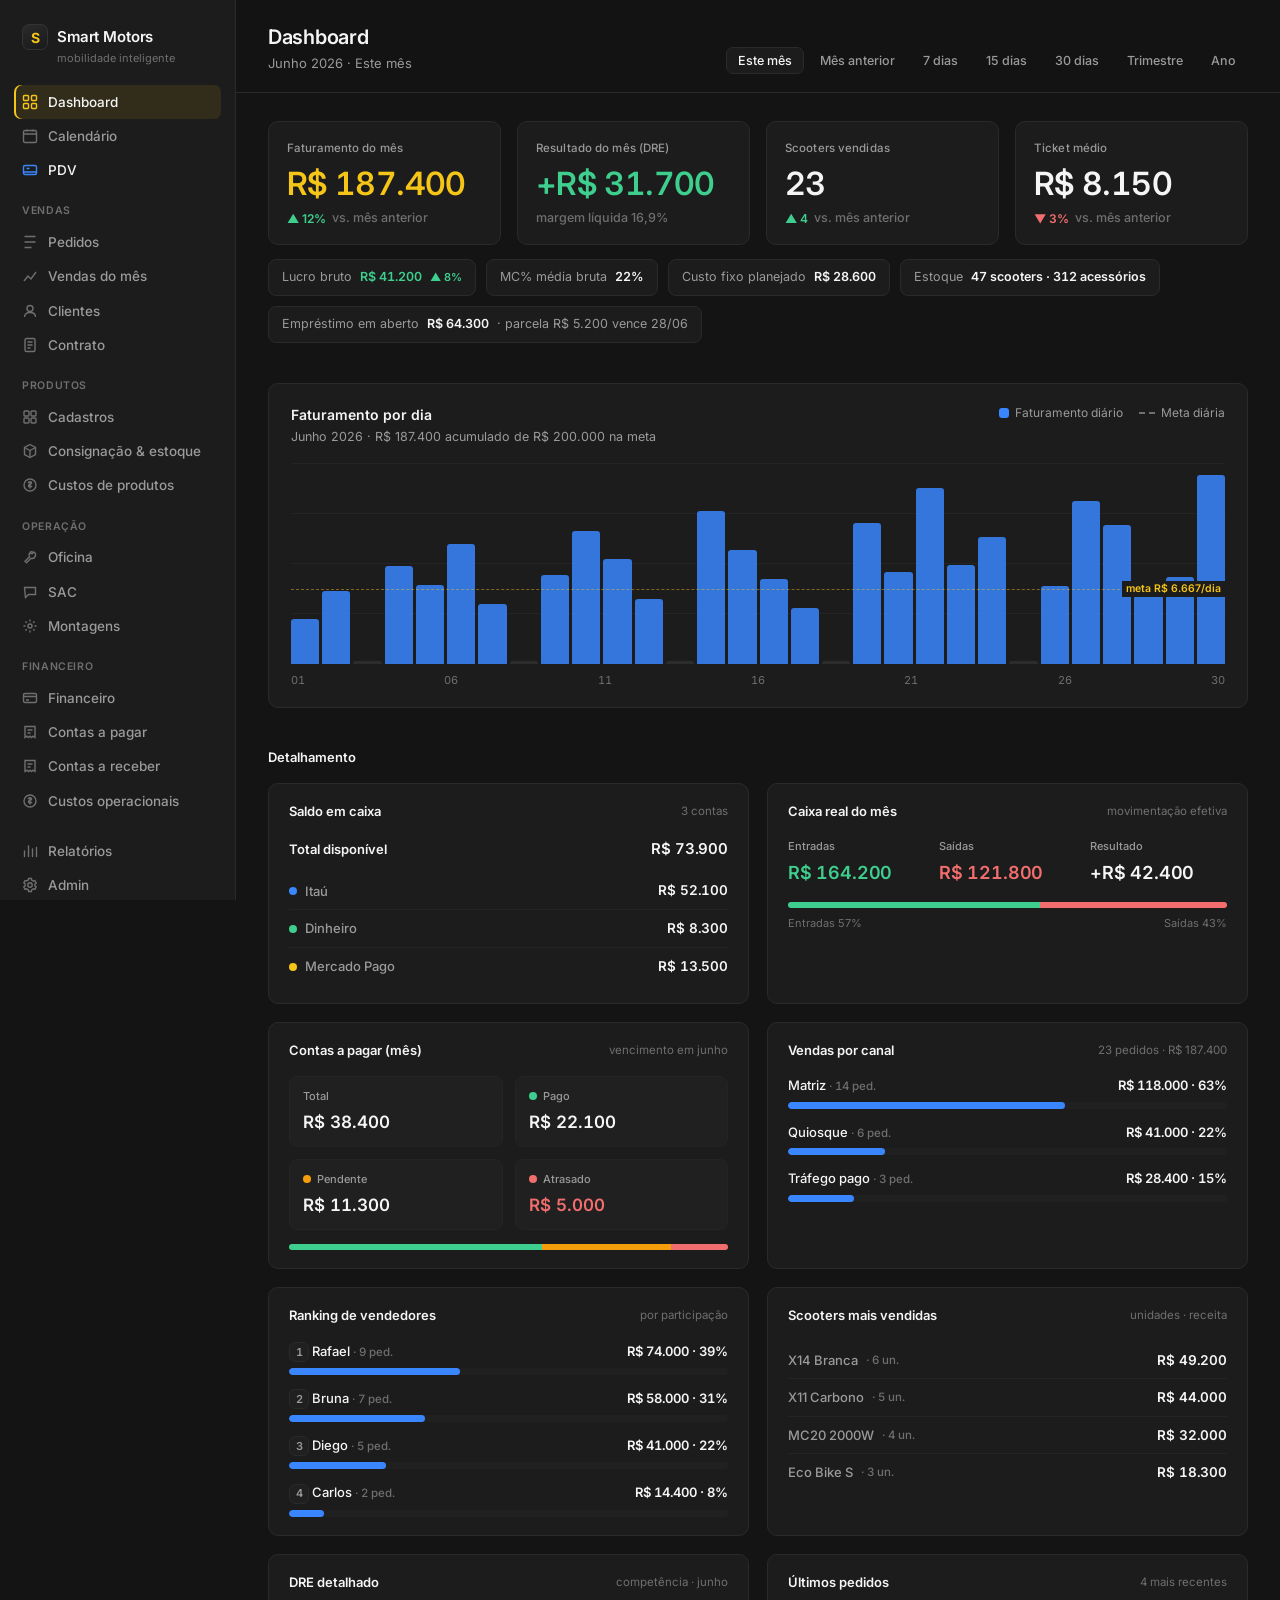
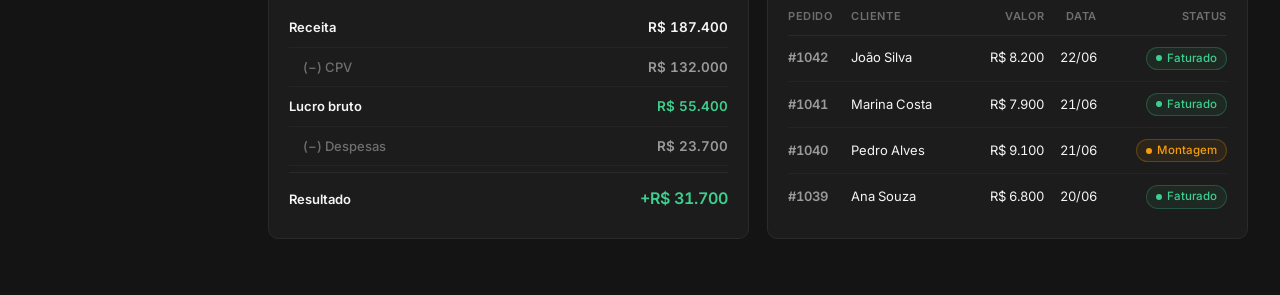
<file: design-mockups/resumo-executivo.html>
<!DOCTYPE html>
<html lang="pt-BR">
<head>
<meta charset="UTF-8">
<meta name="viewport" content="width=device-width, initial-scale=1.0">
<title>Smart Motors · Dashboard</title>
<link rel="preconnect" href="https://fonts.googleapis.com">
<link rel="preconnect" href="https://fonts.gstatic.com" crossorigin>
<link href="https://fonts.googleapis.com/css2?family=Inter:wght@400;500;600;700&display=swap" rel="stylesheet">
<style>
  :root{
    --bg:#141414;
    --surface:#1c1c1c;
    --surface-2:#202020;
    --border:#2a2a2a;
    --border-soft:#242424;
    --text:#f5f5f5;
    --muted:#9a9a9a;
    --muted-2:#6f6f6f;
    --gold:#f5c518;
    --green:#3ecf8e;
    --red:#f26e6e;
    --orange:#f59e0b;
    --blue:#3a86ff;
    --radius:10px;
    --tnum:"tnum" 1,"lnum" 1;
  }

  *{box-sizing:border-box;}
  html,body{margin:0;padding:0;}
  body{
    background:var(--bg);
    color:var(--text);
    font-family:'Inter',-apple-system,BlinkMacSystemFont,'Segoe UI',Roboto,sans-serif;
    font-size:14px;
    line-height:1.5;
    -webkit-font-smoothing:antialiased;
    text-rendering:optimizeLegibility;
  }
  .num{font-variant-numeric:tabular-nums;font-feature-settings:var(--tnum);}

  a{color:inherit;text-decoration:none;}

  /* ---------- Layout ---------- */
  .app{display:flex;min-height:100vh;}

  /* ---------- Sidebar ---------- */
  .sidebar{
    width:236px;
    flex:0 0 236px;
    background:var(--surface);
    border-right:1px solid var(--border);
    padding:20px 14px 28px;
    position:sticky;
    top:0;
    height:100vh;
    overflow-y:auto;
  }
  .brand{display:flex;flex-direction:column;gap:2px;padding:4px 8px 18px;}
  .brand-row{display:flex;align-items:center;gap:9px;}
  .brand-mark{
    width:26px;height:26px;border-radius:7px;
    background:linear-gradient(160deg,#2a2a2a,#1a1a1a);
    border:1px solid #333;
    display:flex;align-items:center;justify-content:center;
    color:var(--gold);font-weight:700;font-size:14px;
  }
  .brand-name{font-weight:600;font-size:15px;letter-spacing:-0.01em;}
  .brand-tag{font-size:11px;color:var(--muted-2);padding-left:35px;margin-top:-2px;}

  .nav-group{margin-top:16px;}
  .nav-label{
    font-size:10.5px;font-weight:600;letter-spacing:0.06em;
    text-transform:uppercase;color:var(--muted-2);
    padding:0 8px 6px;
  }
  .nav-item{
    display:flex;align-items:center;gap:10px;
    padding:7px 8px;border-radius:7px;
    color:var(--muted);font-size:13.5px;font-weight:500;
    cursor:pointer;transition:background .12s,color .12s;
  }
  .nav-item:hover{background:var(--surface-2);color:var(--text);}
  .nav-item.active{background:rgba(245,197,24,.10);color:var(--text);}
  .nav-item.active .nav-ico{color:var(--gold);}
  .nav-item.active{box-shadow:inset 2px 0 0 var(--gold);}
  .nav-item.pdv{color:var(--text);}
  .nav-item.pdv .nav-ico{color:var(--blue);}
  .nav-ico{width:16px;height:16px;flex:0 0 16px;color:var(--muted-2);}
  .nav-ico svg{display:block;width:16px;height:16px;}
  .nav-item:hover .nav-ico,.nav-item.active .nav-ico{}

  /* ---------- Main ---------- */
  .main{flex:1 1 auto;min-width:0;display:flex;flex-direction:column;}

  .topbar{
    display:flex;align-items:flex-end;justify-content:space-between;
    gap:20px;flex-wrap:wrap;
    padding:22px 32px 18px;
    border-bottom:1px solid var(--border);
    position:sticky;top:0;z-index:20;
    background:rgba(20,20,20,.86);
    backdrop-filter:saturate(140%) blur(8px);
  }
  .topbar-title{font-size:20px;font-weight:600;letter-spacing:-0.015em;}
  .topbar-sub{font-size:13px;color:var(--muted);margin-top:2px;}

  .periods{display:flex;gap:4px;flex-wrap:wrap;}
  .period{
    font-size:12.5px;font-weight:500;color:var(--muted);
    padding:5px 11px;border-radius:7px;border:1px solid transparent;
    cursor:pointer;transition:background .12s,color .12s,border-color .12s;
    background:transparent;font-family:inherit;
  }
  .period:hover{background:var(--surface-2);color:var(--text);}
  .period.active{background:var(--surface);color:var(--text);border-color:var(--border);}

  .content{padding:28px 32px 56px;max-width:1320px;width:100%;}

  /* ---------- Section heading ---------- */
  .sec-head{
    display:flex;align-items:baseline;gap:10px;
    margin:0 0 14px;
  }
  .sec-title{font-size:13px;font-weight:600;color:var(--text);letter-spacing:-0.005em;}
  .sec-meta{font-size:12px;color:var(--muted-2);}

  /* ---------- KPI hero row ---------- */
  .hero-grid{
    display:grid;grid-template-columns:repeat(4,1fr);gap:16px;
    margin-bottom:40px;
  }
  .kpi{
    background:var(--surface);
    border:1px solid var(--border);
    border-radius:var(--radius);
    padding:18px 18px 16px;
  }
  .kpi-label{
    font-size:11.5px;font-weight:500;color:var(--muted);
    letter-spacing:0.01em;
  }
  .kpi-value{
    font-size:32px;font-weight:600;letter-spacing:-0.02em;
    margin-top:10px;line-height:1.05;
  }
  .kpi.hero-primary .kpi-value{color:var(--gold);}
  .kpi-delta{
    margin-top:9px;font-size:12.5px;font-weight:500;
    display:flex;align-items:center;gap:6px;color:var(--muted);
  }
  .delta-pill{
    display:inline-flex;align-items:center;gap:3px;
    font-weight:600;font-size:12px;
  }
  .up{color:var(--green);}
  .down{color:var(--red);}
  .delta-note{color:var(--muted-2);}

  /* ---------- Chart card ---------- */
  .chart-card{
    background:var(--surface);
    border:1px solid var(--border);
    border-radius:var(--radius);
    padding:20px 22px 18px;
    margin-bottom:40px;
  }
  .chart-head{
    display:flex;align-items:flex-start;justify-content:space-between;
    gap:16px;flex-wrap:wrap;margin-bottom:18px;
  }
  .chart-title{font-size:14px;font-weight:600;}
  .chart-sub{font-size:12.5px;color:var(--muted);margin-top:3px;}
  .chart-legend{display:flex;gap:16px;align-items:center;font-size:12px;color:var(--muted);}
  .legend-item{display:flex;align-items:center;gap:6px;}
  .legend-swatch{width:10px;height:10px;border-radius:3px;background:var(--blue);}
  .legend-line{width:16px;height:0;border-top:2px dashed var(--muted-2);}

  .chart{position:relative;}
  .chart-plot{
    position:relative;
    height:200px;
    display:flex;align-items:flex-end;gap:3px;
    padding-top:6px;
  }
  .gridline{
    position:absolute;left:0;right:0;height:0;
    border-top:1px solid var(--border-soft);
  }
  .meta-line{
    position:absolute;left:0;right:0;height:0;
    border-top:1px dashed rgba(245,197,24,.45);
    z-index:2;
  }
  .meta-tag{
    position:absolute;right:0;top:-9px;
    font-size:10.5px;color:var(--gold);font-weight:600;
    background:var(--surface);padding:0 4px;
  }
  .bar-wrap{flex:1 1 0;display:flex;align-items:flex-end;height:100%;min-width:0;}
  .bar{
    width:100%;
    background:var(--blue);
    border-radius:3px 3px 0 0;
    opacity:.85;
    transition:opacity .12s;
  }
  .bar:hover{opacity:1;}
  .bar.zero{background:#2c2c2c;opacity:1;border-radius:2px 2px 0 0;}
  .chart-axis{
    display:flex;justify-content:space-between;
    margin-top:8px;font-size:11px;color:var(--muted-2);
  }
  .chart-axis span{font-variant-numeric:tabular-nums;}

  /* ---------- Detail grid ---------- */
  .detail-grid{
    display:grid;grid-template-columns:1fr 1fr;gap:18px;
  }
  .card{
    background:var(--surface);
    border:1px solid var(--border);
    border-radius:var(--radius);
    padding:18px 20px;
  }
  .card.full{grid-column:1 / -1;}
  .card-head{
    display:flex;align-items:center;justify-content:space-between;
    margin-bottom:16px;
  }
  .card-title{font-size:13px;font-weight:600;}
  .card-hint{font-size:11.5px;color:var(--muted-2);}

  /* generic stat rows */
  .stat-row{
    display:flex;align-items:baseline;justify-content:space-between;
    padding:8px 0;border-bottom:1px solid var(--border-soft);
  }
  .stat-row:last-child{border-bottom:none;}
  .stat-row.total{border-top:1px solid var(--border);border-bottom:none;margin-top:4px;padding-top:11px;}
  .stat-name{font-size:13px;color:var(--muted);font-weight:500;display:flex;align-items:center;gap:8px;}
  .stat-val{font-size:13.5px;font-weight:600;font-variant-numeric:tabular-nums;letter-spacing:-0.01em;}
  .stat-val.total{font-size:15px;}
  .dot{width:8px;height:8px;border-radius:50%;flex:0 0 8px;}
  .dot.green{background:var(--green);}
  .dot.red{background:var(--red);}
  .dot.orange{background:var(--orange);}
  .dot.blue{background:var(--blue);}
  .dot.gold{background:var(--gold);}
  .dot.muted{background:var(--muted-2);}

  /* caixa real mini-kpis */
  .triple{display:grid;grid-template-columns:repeat(3,1fr);gap:14px;}
  .triple .t-label{font-size:11px;color:var(--muted);font-weight:500;}
  .triple .t-val{font-size:18px;font-weight:600;margin-top:5px;font-variant-numeric:tabular-nums;letter-spacing:-0.01em;}

  /* contas a pagar quad */
  .quad{display:grid;grid-template-columns:1fr 1fr;gap:12px;margin-bottom:14px;}
  .quad-cell{
    background:var(--surface-2);border:1px solid var(--border-soft);
    border-radius:8px;padding:11px 13px;
  }
  .quad-cell .q-label{font-size:11px;color:var(--muted);font-weight:500;display:flex;align-items:center;gap:6px;}
  .quad-cell .q-val{font-size:17px;font-weight:600;margin-top:5px;font-variant-numeric:tabular-nums;}
  .progress{
    height:6px;border-radius:3px;background:var(--surface-2);
    overflow:hidden;display:flex;
  }
  .progress span{height:100%;}

  /* channel / sellers bars */
  .meter-row{margin:0 0 14px;}
  .meter-row:last-child{margin-bottom:0;}
  .meter-top{display:flex;align-items:baseline;justify-content:space-between;margin-bottom:6px;}
  .meter-name{font-size:13px;font-weight:500;color:var(--text);}
  .meter-sub{font-size:11.5px;color:var(--muted-2);font-variant-numeric:tabular-nums;}
  .meter-val{font-size:13px;font-weight:600;font-variant-numeric:tabular-nums;}
  .meter-track{height:7px;border-radius:4px;background:var(--surface-2);overflow:hidden;}
  .meter-fill{height:100%;border-radius:4px;background:var(--blue);}

  .rank-no{
    width:20px;height:20px;border-radius:6px;background:var(--surface-2);
    border:1px solid var(--border);font-size:11px;font-weight:600;
    display:inline-flex;align-items:center;justify-content:center;color:var(--muted);
    flex:0 0 20px;
  }

  /* table */
  table{width:100%;border-collapse:collapse;}
  thead th{
    font-size:11px;font-weight:600;color:var(--muted-2);
    text-transform:uppercase;letter-spacing:0.05em;
    text-align:left;padding:0 0 10px;border-bottom:1px solid var(--border);
  }
  thead th.r,tbody td.r{text-align:right;}
  tbody td{
    font-size:13px;padding:11px 0;border-bottom:1px solid var(--border-soft);
    font-variant-numeric:tabular-nums;
  }
  tbody tr:last-child td{border-bottom:none;}
  .order-id{font-weight:600;color:var(--muted);}
  .badge{
    display:inline-flex;align-items:center;gap:5px;
    font-size:11.5px;font-weight:500;padding:2px 9px;border-radius:20px;
    border:1px solid var(--border);
  }
  .badge .dot{width:6px;height:6px;flex:0 0 6px;}
  .badge.faturado{color:var(--green);border-color:rgba(62,207,142,.25);background:rgba(62,207,142,.08);}
  .badge.montagem{color:var(--orange);border-color:rgba(245,158,11,.25);background:rgba(245,158,11,.08);}

  /* DRE */
  .dre-row{
    display:flex;align-items:baseline;justify-content:space-between;
    padding:9px 0;border-bottom:1px solid var(--border-soft);
  }
  .dre-row:last-child{border-bottom:none;}
  .dre-row.result{
    border-top:1px solid var(--border);border-bottom:none;
    margin-top:6px;padding-top:13px;
  }
  .dre-name{font-size:13px;color:var(--muted);font-weight:500;}
  .dre-name.sub{padding-left:14px;color:var(--muted-2);}
  .dre-val{font-size:13.5px;font-weight:600;font-variant-numeric:tabular-nums;}
  .dre-val.neg{color:var(--muted);}
  .dre-name.strong{color:var(--text);font-weight:600;}
  .dre-val.result{font-size:16px;color:var(--green);}

  .secondary-head{
    font-size:13px;font-weight:600;color:var(--text);
    margin:8px 0 16px;
  }

  /* footnote / chips row under hero */
  .mini-chips{
    display:flex;gap:10px;flex-wrap:wrap;margin:-26px 0 40px;
  }
  .chip{
    display:flex;align-items:center;gap:8px;
    background:var(--surface);border:1px solid var(--border);
    border-radius:8px;padding:8px 13px;font-size:12.5px;
  }
  .chip .c-label{color:var(--muted);}
  .chip .c-val{font-weight:600;font-variant-numeric:tabular-nums;}

  /* ---------- Responsive ---------- */
  @media (max-width:1080px){
    .hero-grid{grid-template-columns:1fr 1fr;}
    .detail-grid{grid-template-columns:1fr;}
  }
  @media (max-width:860px){
    .sidebar{display:none;}
  }
  @media (max-width:600px){
    .hero-grid{grid-template-columns:1fr;}
    .triple{grid-template-columns:1fr;}
    .quad{grid-template-columns:1fr;}
    .content{padding:22px 18px 48px;}
    .topbar{padding:18px 18px 14px;}
  }

  /* focus */
  a:focus-visible,.period:focus-visible,.nav-item:focus-visible,.bar:focus-visible{
    outline:2px solid var(--gold);outline-offset:2px;border-radius:6px;
  }

  @media (prefers-reduced-motion:reduce){
    *{transition:none !important;animation:none !important;}
  }
</style>
</head>
<body>
<div class="app">

  <!-- ===================== SIDEBAR ===================== -->
  <aside class="sidebar">
    <div class="brand">
      <div class="brand-row">
        <div class="brand-mark">S</div>
        <div class="brand-name">Smart Motors</div>
      </div>
      <div class="brand-tag">mobilidade inteligente</div>
    </div>

    <nav>
      <div class="nav-item active" tabindex="0">
        <span class="nav-ico"><svg viewBox="0 0 16 16" fill="none" stroke="currentColor" stroke-width="1.4"><rect x="1.5" y="1.5" width="5" height="5" rx="1"/><rect x="9.5" y="1.5" width="5" height="5" rx="1"/><rect x="1.5" y="9.5" width="5" height="5" rx="1"/><rect x="9.5" y="9.5" width="5" height="5" rx="1"/></svg></span>
        Dashboard
      </div>
      <div class="nav-item" tabindex="0">
        <span class="nav-ico"><svg viewBox="0 0 16 16" fill="none" stroke="currentColor" stroke-width="1.4"><rect x="1.5" y="2.5" width="13" height="12" rx="1.5"/><path d="M1.5 6h13M5 1.5v2M11 1.5v2"/></svg></span>
        Calendário
      </div>
      <div class="nav-item pdv" tabindex="0">
        <span class="nav-ico"><svg viewBox="0 0 16 16" fill="none" stroke="currentColor" stroke-width="1.4"><rect x="1.5" y="3.5" width="13" height="9" rx="1.5"/><path d="M1.5 10h13M4.5 6.5h3"/></svg></span>
        PDV
      </div>

      <div class="nav-group">
        <div class="nav-label">Vendas</div>
        <div class="nav-item" tabindex="0"><span class="nav-ico"><svg viewBox="0 0 16 16" fill="none" stroke="currentColor" stroke-width="1.4"><path d="M2.5 2.5h11M2.5 8h11M2.5 13.5h7"/></svg></span>Pedidos</div>
        <div class="nav-item" tabindex="0"><span class="nav-ico"><svg viewBox="0 0 16 16" fill="none" stroke="currentColor" stroke-width="1.4"><path d="M2 13l4-5 3 3 5-7"/></svg></span>Vendas do mês</div>
        <div class="nav-item" tabindex="0"><span class="nav-ico"><svg viewBox="0 0 16 16" fill="none" stroke="currentColor" stroke-width="1.4"><circle cx="8" cy="5.5" r="3"/><path d="M2.5 14c0-3 2.5-4.5 5.5-4.5s5.5 1.5 5.5 4.5"/></svg></span>Clientes</div>
        <div class="nav-item" tabindex="0"><span class="nav-ico"><svg viewBox="0 0 16 16" fill="none" stroke="currentColor" stroke-width="1.4"><rect x="3" y="1.5" width="10" height="13" rx="1.5"/><path d="M5.5 5h5M5.5 8h5M5.5 11h3"/></svg></span>Contrato</div>
      </div>

      <div class="nav-group">
        <div class="nav-label">Produtos</div>
        <div class="nav-item" tabindex="0"><span class="nav-ico"><svg viewBox="0 0 16 16" fill="none" stroke="currentColor" stroke-width="1.4"><rect x="2" y="2" width="5" height="5" rx="1"/><rect x="9" y="2" width="5" height="5" rx="1"/><rect x="2" y="9" width="5" height="5" rx="1"/><rect x="9" y="9" width="5" height="5" rx="1"/></svg></span>Cadastros</div>
        <div class="nav-item" tabindex="0"><span class="nav-ico"><svg viewBox="0 0 16 16" fill="none" stroke="currentColor" stroke-width="1.4"><path d="M8 1.5l5.5 3v7L8 14.5 2.5 11.5v-7z"/><path d="M2.5 4.5L8 7.5l5.5-3M8 7.5v7"/></svg></span>Consignação &amp; estoque</div>
        <div class="nav-item" tabindex="0"><span class="nav-ico"><svg viewBox="0 0 16 16" fill="none" stroke="currentColor" stroke-width="1.4"><circle cx="8" cy="8" r="6"/><path d="M8 4.5v7M6.3 6.2c0-1 .8-1.5 1.7-1.5s1.6.5 1.6 1.4c0 1.6-3.2 1-3.2 2.6 0 .9.7 1.4 1.6 1.4s1.7-.5 1.7-1.4"/></svg></span>Custos de produtos</div>
      </div>

      <div class="nav-group">
        <div class="nav-label">Operação</div>
        <div class="nav-item" tabindex="0"><span class="nav-ico"><svg viewBox="0 0 16 16" fill="none" stroke="currentColor" stroke-width="1.4"><path d="M10.5 2.5a3.5 3.5 0 00-3 5.3L3 12.3l1.5 1.5 4.5-4.5a3.5 3.5 0 002.9-6.3l-1.8 1.8-1.4-.3-.3-1.4z"/></svg></span>Oficina</div>
        <div class="nav-item" tabindex="0"><span class="nav-ico"><svg viewBox="0 0 16 16" fill="none" stroke="currentColor" stroke-width="1.4"><path d="M2.5 3.5h11v7h-7l-3 3z"/></svg></span>SAC</div>
        <div class="nav-item" tabindex="0"><span class="nav-ico"><svg viewBox="0 0 16 16" fill="none" stroke="currentColor" stroke-width="1.4"><circle cx="8" cy="8" r="2"/><path d="M8 1.5v2M8 12.5v2M1.5 8h2M12.5 8h2M3.4 3.4l1.4 1.4M11.2 11.2l1.4 1.4M12.6 3.4l-1.4 1.4M4.8 11.2l-1.4 1.4"/></svg></span>Montagens</div>
      </div>

      <div class="nav-group">
        <div class="nav-label">Financeiro</div>
        <div class="nav-item" tabindex="0"><span class="nav-ico"><svg viewBox="0 0 16 16" fill="none" stroke="currentColor" stroke-width="1.4"><rect x="1.5" y="3.5" width="13" height="9" rx="1.5"/><path d="M1.5 6.5h13M4 10h3"/></svg></span>Financeiro</div>
        <div class="nav-item" tabindex="0"><span class="nav-ico"><svg viewBox="0 0 16 16" fill="none" stroke="currentColor" stroke-width="1.4"><path d="M3 2.5h10v11l-2-1.3-1.5 1.3L8 12.2 6.5 13.5 5 12.2 3 13.5z"/><path d="M5.5 6h5M5.5 9h3"/></svg></span>Contas a pagar</div>
        <div class="nav-item" tabindex="0"><span class="nav-ico"><svg viewBox="0 0 16 16" fill="none" stroke="currentColor" stroke-width="1.4"><path d="M13 2.5H3v11l2-1.3 1.5 1.3L8 12.2l1.5 1.3L11 12.2l2 1.3z"/><path d="M5.5 6h5M5.5 9h3"/></svg></span>Contas a receber</div>
        <div class="nav-item" tabindex="0"><span class="nav-ico"><svg viewBox="0 0 16 16" fill="none" stroke="currentColor" stroke-width="1.4"><circle cx="8" cy="8" r="6"/><path d="M8 4.5v7M6.3 6.2c0-1 .8-1.5 1.7-1.5s1.6.5 1.6 1.4c0 1.6-3.2 1-3.2 2.6 0 .9.7 1.4 1.6 1.4s1.7-.5 1.7-1.4"/></svg></span>Custos operacionais</div>
      </div>

      <div class="nav-group">
        <div class="nav-item" tabindex="0"><span class="nav-ico"><svg viewBox="0 0 16 16" fill="none" stroke="currentColor" stroke-width="1.4"><path d="M2.5 13.5V8M6.5 13.5V3M10.5 13.5V6M14.5 13.5v-9" stroke-linecap="round"/></svg></span>Relatórios</div>
        <div class="nav-item" tabindex="0"><span class="nav-ico"><svg viewBox="0 0 16 16" fill="none" stroke="currentColor" stroke-width="1.4"><circle cx="8" cy="8" r="2.2"/><path d="M13 8a5 5 0 00-.1-1l1.3-1-1.3-2.3-1.5.5a5 5 0 00-1.7-1L9.4 1.5H6.6L6.3 3a5 5 0 00-1.7 1l-1.5-.5L1.8 5.8l1.3 1A5 5 0 003 8c0 .3 0 .7.1 1l-1.3 1 1.3 2.3 1.5-.5a5 5 0 001.7 1l.3 1.7h2.8l.3-1.7a5 5 0 001.7-1l1.5.5 1.3-2.3-1.3-1c.1-.3.1-.7.1-1z"/></svg></span>Admin</div>
      </div>
    </nav>
  </aside>

  <!-- ===================== MAIN ===================== -->
  <div class="main">

    <!-- topbar -->
    <header class="topbar">
      <div>
        <div class="topbar-title">Dashboard</div>
        <div class="topbar-sub">Junho 2026 · Este mês</div>
      </div>
      <div class="periods" role="tablist" aria-label="Período">
        <button class="period active" type="button">Este mês</button>
        <button class="period" type="button">Mês anterior</button>
        <button class="period" type="button">7 dias</button>
        <button class="period" type="button">15 dias</button>
        <button class="period" type="button">30 dias</button>
        <button class="period" type="button">Trimestre</button>
        <button class="period" type="button">Ano</button>
      </div>
    </header>

    <main class="content">

      <!-- ============ HERO KPIs ============ -->
      <section aria-label="Indicadores principais">
        <div class="hero-grid">
          <div class="kpi hero-primary">
            <div class="kpi-label">Faturamento do mês</div>
            <div class="kpi-value num">R$ 187.400</div>
            <div class="kpi-delta">
              <span class="delta-pill up">▲ 12%</span>
              <span class="delta-note">vs. mês anterior</span>
            </div>
          </div>

          <div class="kpi">
            <div class="kpi-label">Resultado do mês (DRE)</div>
            <div class="kpi-value num" style="color:var(--green)">+R$ 31.700</div>
            <div class="kpi-delta">
              <span class="delta-note">margem líquida 16,9%</span>
            </div>
          </div>

          <div class="kpi">
            <div class="kpi-label">Scooters vendidas</div>
            <div class="kpi-value num">23</div>
            <div class="kpi-delta">
              <span class="delta-pill up">▲ 4</span>
              <span class="delta-note">vs. mês anterior</span>
            </div>
          </div>

          <div class="kpi">
            <div class="kpi-label">Ticket médio</div>
            <div class="kpi-value num">R$ 8.150</div>
            <div class="kpi-delta">
              <span class="delta-pill down">▼ 3%</span>
              <span class="delta-note">vs. mês anterior</span>
            </div>
          </div>
        </div>
      </section>

      <!-- secondary chips: contexto sem competir com o topo -->
      <div class="mini-chips">
        <div class="chip"><span class="c-label">Lucro bruto</span><span class="c-val num" style="color:var(--green)">R$ 41.200</span><span class="delta-pill up" style="font-size:11px">▲ 8%</span></div>
        <div class="chip"><span class="c-label">MC% média bruta</span><span class="c-val num">22%</span></div>
        <div class="chip"><span class="c-label">Custo fixo planejado</span><span class="c-val num">R$ 28.600</span></div>
        <div class="chip"><span class="c-label">Estoque</span><span class="c-val num">47 scooters · 312 acessórios</span></div>
        <div class="chip"><span class="c-label">Empréstimo em aberto</span><span class="c-val num">R$ 64.300</span><span class="c-label">· parcela R$ 5.200 vence 28/06</span></div>
      </div>

      <!-- ============ CHART ============ -->
      <section class="chart-card" aria-label="Faturamento por dia">
        <div class="chart-head">
          <div>
            <div class="chart-title">Faturamento por dia</div>
            <div class="chart-sub">Junho 2026 · R$ 187.400 acumulado de R$ 200.000 na meta</div>
          </div>
          <div class="chart-legend">
            <span class="legend-item"><span class="legend-swatch"></span> Faturamento diário</span>
            <span class="legend-item"><span class="legend-line"></span> Meta diária</span>
          </div>
        </div>

        <div class="chart">
          <div class="chart-plot" id="plot">
            <!-- gridlines -->
            <div class="gridline" style="bottom:25%"></div>
            <div class="gridline" style="bottom:50%"></div>
            <div class="gridline" style="bottom:75%"></div>
            <div class="gridline" style="bottom:100%"></div>
            <!-- meta line: meta diária ~ R$6.667 (200k/30) sobre escala 0-18k => 37% -->
            <div class="meta-line" style="bottom:37%"><span class="meta-tag">meta R$ 6.667/dia</span></div>
            <!-- bars injected by JS -->
          </div>
          <div class="chart-axis">
            <span>01</span><span>06</span><span>11</span><span>16</span><span>21</span><span>26</span><span>30</span>
          </div>
        </div>
      </section>

      <!-- ============ DETALHE ============ -->
      <h2 class="secondary-head">Detalhamento</h2>
      <section class="detail-grid" aria-label="Detalhamento financeiro e operacional">

        <!-- Saldo em caixa -->
        <div class="card">
          <div class="card-head">
            <span class="card-title">Saldo em caixa</span>
            <span class="card-hint">3 contas</span>
          </div>
          <div class="stat-row total" style="border-top:none;margin-top:0;padding-top:0;padding-bottom:12px">
            <span class="stat-name" style="color:var(--text);font-weight:600">Total disponível</span>
            <span class="stat-val total num">R$ 73.900</span>
          </div>
          <div class="stat-row"><span class="stat-name"><span class="dot blue"></span>Itaú</span><span class="stat-val num">R$ 52.100</span></div>
          <div class="stat-row"><span class="stat-name"><span class="dot green"></span>Dinheiro</span><span class="stat-val num">R$ 8.300</span></div>
          <div class="stat-row"><span class="stat-name"><span class="dot gold"></span>Mercado Pago</span><span class="stat-val num">R$ 13.500</span></div>
        </div>

        <!-- Caixa real do mês -->
        <div class="card">
          <div class="card-head">
            <span class="card-title">Caixa real do mês</span>
            <span class="card-hint">movimentação efetiva</span>
          </div>
          <div class="triple">
            <div>
              <div class="t-label">Entradas</div>
              <div class="t-val num" style="color:var(--green)">R$ 164.200</div>
            </div>
            <div>
              <div class="t-label">Saídas</div>
              <div class="t-val num" style="color:var(--red)">R$ 121.800</div>
            </div>
            <div>
              <div class="t-label">Resultado</div>
              <div class="t-val num">+R$ 42.400</div>
            </div>
          </div>
          <div class="progress" style="margin-top:16px" aria-hidden="true">
            <span style="width:57.4%;background:var(--green)"></span>
            <span style="width:42.6%;background:var(--red)"></span>
          </div>
          <div style="display:flex;justify-content:space-between;font-size:11px;color:var(--muted-2);margin-top:7px">
            <span>Entradas 57%</span><span>Saídas 43%</span>
          </div>
        </div>

        <!-- Contas a pagar -->
        <div class="card">
          <div class="card-head">
            <span class="card-title">Contas a pagar (mês)</span>
            <span class="card-hint">vencimento em junho</span>
          </div>
          <div class="quad">
            <div class="quad-cell">
              <div class="q-label">Total</div>
              <div class="q-val num">R$ 38.400</div>
            </div>
            <div class="quad-cell">
              <div class="q-label"><span class="dot green"></span>Pago</div>
              <div class="q-val num">R$ 22.100</div>
            </div>
            <div class="quad-cell">
              <div class="q-label"><span class="dot orange"></span>Pendente</div>
              <div class="q-val num">R$ 11.300</div>
            </div>
            <div class="quad-cell">
              <div class="q-label"><span class="dot red"></span>Atrasado</div>
              <div class="q-val num" style="color:var(--red)">R$ 5.000</div>
            </div>
          </div>
          <div class="progress" aria-hidden="true">
            <span style="width:57.6%;background:var(--green)"></span>
            <span style="width:29.4%;background:var(--orange)"></span>
            <span style="width:13%;background:var(--red)"></span>
          </div>
        </div>

        <!-- Vendas por canal -->
        <div class="card">
          <div class="card-head">
            <span class="card-title">Vendas por canal</span>
            <span class="card-hint">23 pedidos · R$ 187.400</span>
          </div>
          <div class="meter-row">
            <div class="meter-top">
              <span class="meter-name">Matriz <span class="meter-sub">· 14 ped.</span></span>
              <span class="meter-val num">R$ 118.000 · 63%</span>
            </div>
            <div class="meter-track"><div class="meter-fill" style="width:63%"></div></div>
          </div>
          <div class="meter-row">
            <div class="meter-top">
              <span class="meter-name">Quiosque <span class="meter-sub">· 6 ped.</span></span>
              <span class="meter-val num">R$ 41.000 · 22%</span>
            </div>
            <div class="meter-track"><div class="meter-fill" style="width:22%"></div></div>
          </div>
          <div class="meter-row">
            <div class="meter-top">
              <span class="meter-name">Tráfego pago <span class="meter-sub">· 3 ped.</span></span>
              <span class="meter-val num">R$ 28.400 · 15%</span>
            </div>
            <div class="meter-track"><div class="meter-fill" style="width:15%"></div></div>
          </div>
        </div>

        <!-- Ranking de vendedores -->
        <div class="card">
          <div class="card-head">
            <span class="card-title">Ranking de vendedores</span>
            <span class="card-hint">por participação</span>
          </div>
          <div class="meter-row">
            <div class="meter-top">
              <span class="meter-name"><span class="rank-no num">1</span> Rafael <span class="meter-sub">· 9 ped.</span></span>
              <span class="meter-val num">R$ 74.000 · 39%</span>
            </div>
            <div class="meter-track"><div class="meter-fill" style="width:39%"></div></div>
          </div>
          <div class="meter-row">
            <div class="meter-top">
              <span class="meter-name"><span class="rank-no num">2</span> Bruna <span class="meter-sub">· 7 ped.</span></span>
              <span class="meter-val num">R$ 58.000 · 31%</span>
            </div>
            <div class="meter-track"><div class="meter-fill" style="width:31%"></div></div>
          </div>
          <div class="meter-row">
            <div class="meter-top">
              <span class="meter-name"><span class="rank-no num">3</span> Diego <span class="meter-sub">· 5 ped.</span></span>
              <span class="meter-val num">R$ 41.000 · 22%</span>
            </div>
            <div class="meter-track"><div class="meter-fill" style="width:22%"></div></div>
          </div>
          <div class="meter-row">
            <div class="meter-top">
              <span class="meter-name"><span class="rank-no num">4</span> Carlos <span class="meter-sub">· 2 ped.</span></span>
              <span class="meter-val num">R$ 14.400 · 8%</span>
            </div>
            <div class="meter-track"><div class="meter-fill" style="width:8%"></div></div>
          </div>
        </div>

        <!-- Scooters mais vendidas -->
        <div class="card">
          <div class="card-head">
            <span class="card-title">Scooters mais vendidas</span>
            <span class="card-hint">unidades · receita</span>
          </div>
          <div class="stat-row"><span class="stat-name">X14 Branca <span class="meter-sub num">· 6 un.</span></span><span class="stat-val num">R$ 49.200</span></div>
          <div class="stat-row"><span class="stat-name">X11 Carbono <span class="meter-sub num">· 5 un.</span></span><span class="stat-val num">R$ 44.000</span></div>
          <div class="stat-row"><span class="stat-name">MC20 2000W <span class="meter-sub num">· 4 un.</span></span><span class="stat-val num">R$ 32.000</span></div>
          <div class="stat-row"><span class="stat-name">Eco Bike S <span class="meter-sub num">· 3 un.</span></span><span class="stat-val num">R$ 18.300</span></div>
        </div>

        <!-- DRE detalhado -->
        <div class="card">
          <div class="card-head">
            <span class="card-title">DRE detalhado</span>
            <span class="card-hint">competência · junho</span>
          </div>
          <div class="dre-row"><span class="dre-name strong">Receita</span><span class="dre-val num">R$ 187.400</span></div>
          <div class="dre-row"><span class="dre-name sub">(−) CPV</span><span class="dre-val neg num">R$ 132.000</span></div>
          <div class="dre-row"><span class="dre-name strong">Lucro bruto</span><span class="dre-val num" style="color:var(--green)">R$ 55.400</span></div>
          <div class="dre-row"><span class="dre-name sub">(−) Despesas</span><span class="dre-val neg num">R$ 23.700</span></div>
          <div class="dre-row result"><span class="dre-name strong">Resultado</span><span class="dre-val result num">+R$ 31.700</span></div>
        </div>

        <!-- Últimos pedidos -->
        <div class="card">
          <div class="card-head">
            <span class="card-title">Últimos pedidos</span>
            <span class="card-hint">4 mais recentes</span>
          </div>
          <table>
            <thead>
              <tr>
                <th>Pedido</th>
                <th>Cliente</th>
                <th class="r">Valor</th>
                <th class="r">Data</th>
                <th class="r">Status</th>
              </tr>
            </thead>
            <tbody>
              <tr>
                <td class="order-id">#1042</td>
                <td>João Silva</td>
                <td class="r">R$ 8.200</td>
                <td class="r">22/06</td>
                <td class="r"><span class="badge faturado"><span class="dot green"></span>Faturado</span></td>
              </tr>
              <tr>
                <td class="order-id">#1041</td>
                <td>Marina Costa</td>
                <td class="r">R$ 7.900</td>
                <td class="r">21/06</td>
                <td class="r"><span class="badge faturado"><span class="dot green"></span>Faturado</span></td>
              </tr>
              <tr>
                <td class="order-id">#1040</td>
                <td>Pedro Alves</td>
                <td class="r">R$ 9.100</td>
                <td class="r">21/06</td>
                <td class="r"><span class="badge montagem"><span class="dot orange"></span>Montagem</span></td>
              </tr>
              <tr>
                <td class="order-id">#1039</td>
                <td>Ana Souza</td>
                <td class="r">R$ 6.800</td>
                <td class="r">20/06</td>
                <td class="r"><span class="badge faturado"><span class="dot green"></span>Faturado</span></td>
              </tr>
            </tbody>
          </table>
        </div>

      </section>
    </main>
  </div>
</div>

<script>
  // Faturamento por dia — série plausível de 30 dias (R$0 a ~R$18k), alguns dias zero.
  // Escala fixa: 0 a 18.000.
  var dados = [
    4200, 6800, 0, 9100, 7400, 11200, 5600,
    0, 8300, 12400, 9800, 6100, 0, 14200,
    10600, 7900, 5200, 0, 13100, 8600, 16400,
    9200, 11800, 0, 7300, 15200, 12900, 6400,
    8100, 17600
  ];
  var MAX = 18000;
  var plot = document.getElementById('plot');
  dados.forEach(function(v, i){
    var wrap = document.createElement('div');
    wrap.className = 'bar-wrap';
    var bar = document.createElement('div');
    if(v === 0){
      bar.className = 'bar zero';
      bar.style.height = '3px';
      bar.title = 'Dia ' + (i+1) + ' · sem faturamento';
    } else {
      bar.className = 'bar';
      bar.style.height = Math.max(4, (v / MAX) * 100) + '%';
      bar.title = 'Dia ' + (i+1) + ' · R$ ' + v.toLocaleString('pt-BR');
    }
    bar.setAttribute('tabindex','0');
    wrap.appendChild(bar);
    plot.appendChild(wrap);
  });

  // Atalhos de período — apenas estado visual (mockup)
  document.querySelectorAll('.period').forEach(function(b){
    b.addEventListener('click', function(){
      document.querySelectorAll('.period').forEach(function(x){x.classList.remove('active');});
      b.classList.add('active');
    });
  });
</script>
</body>
</html>
</file>
